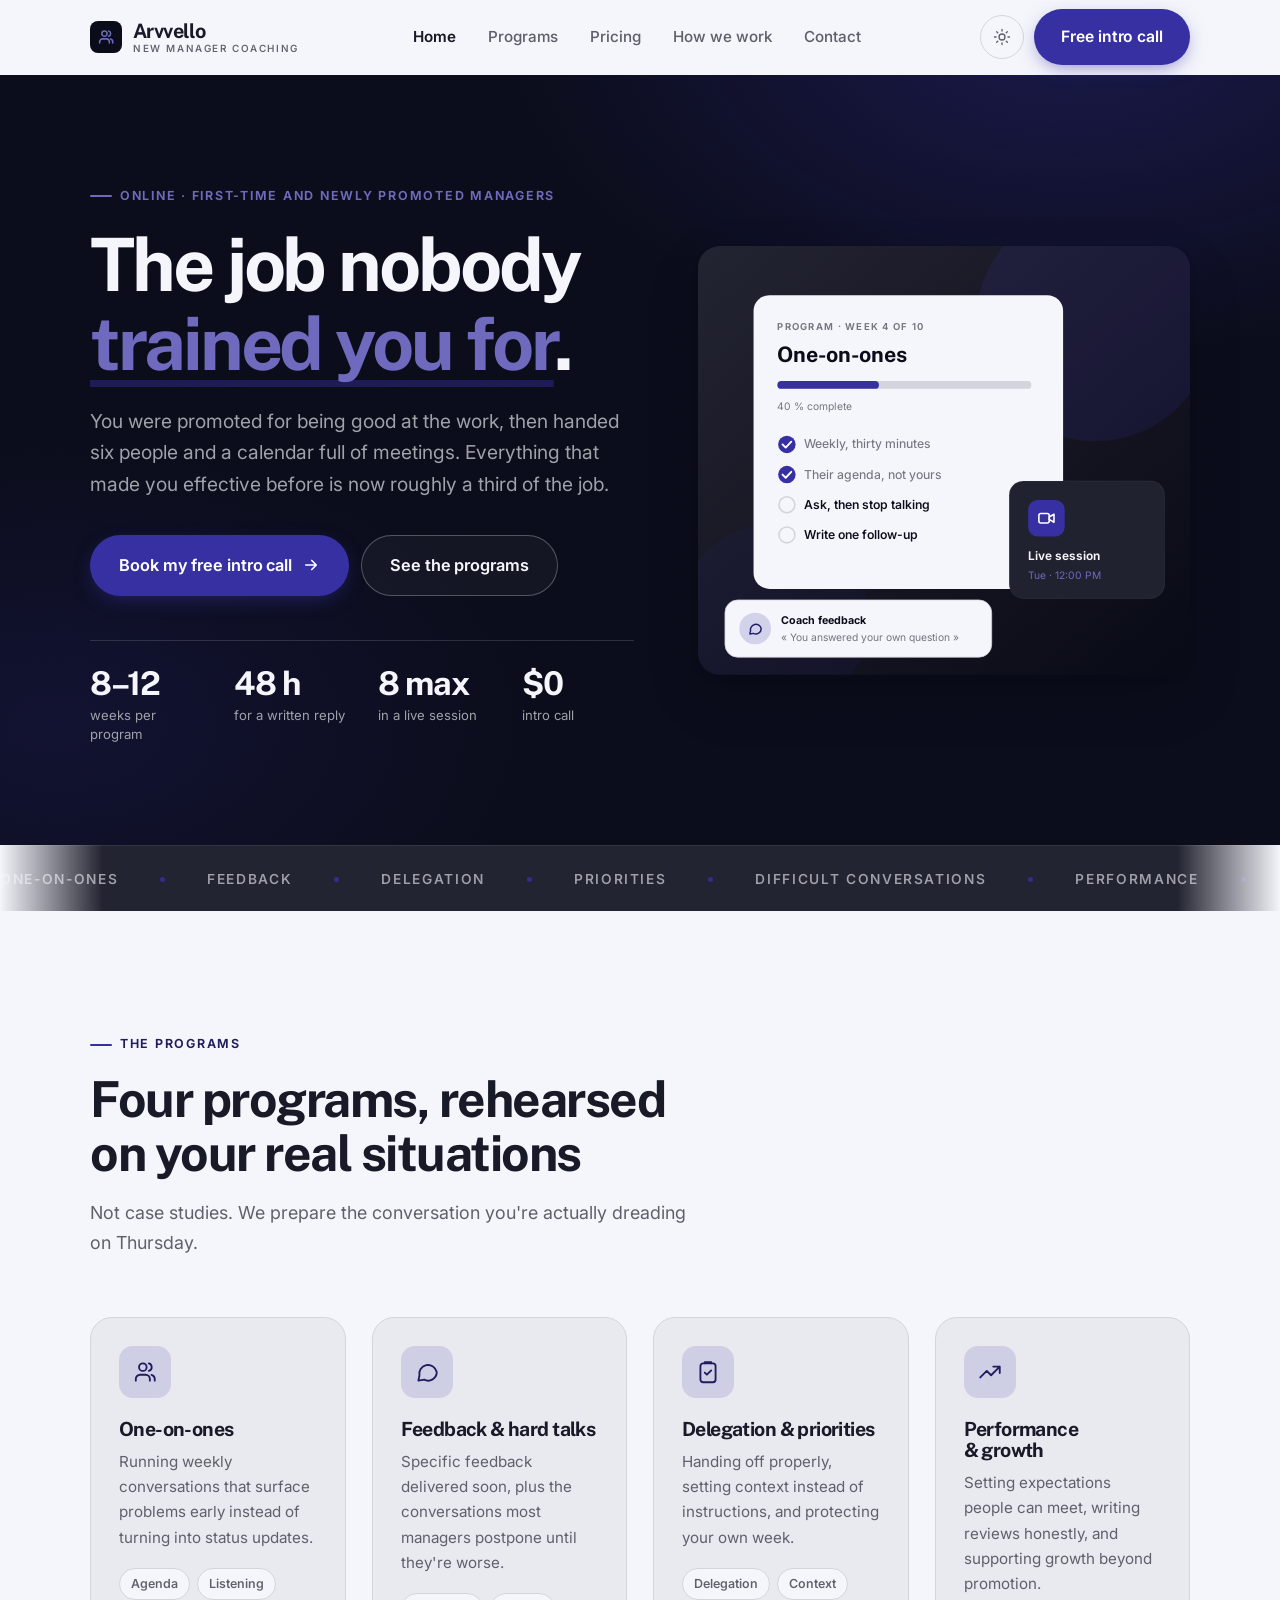
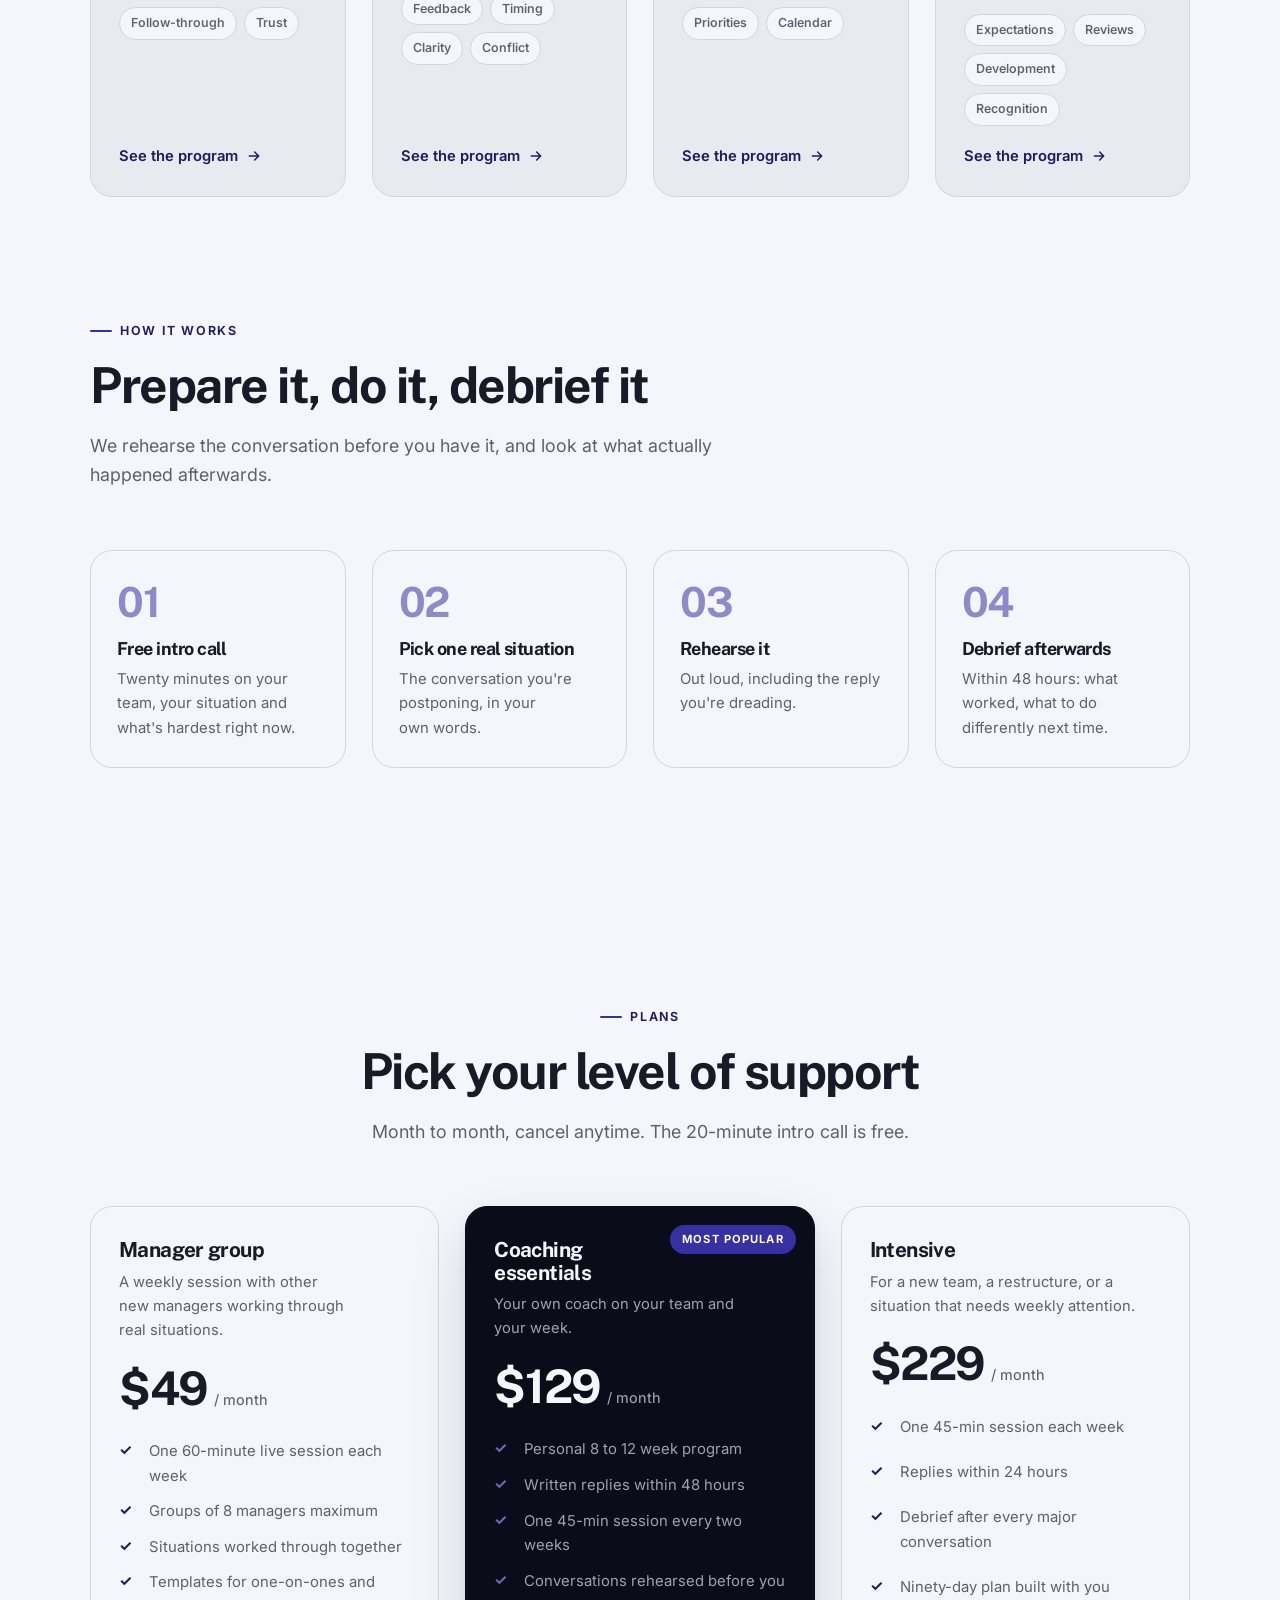
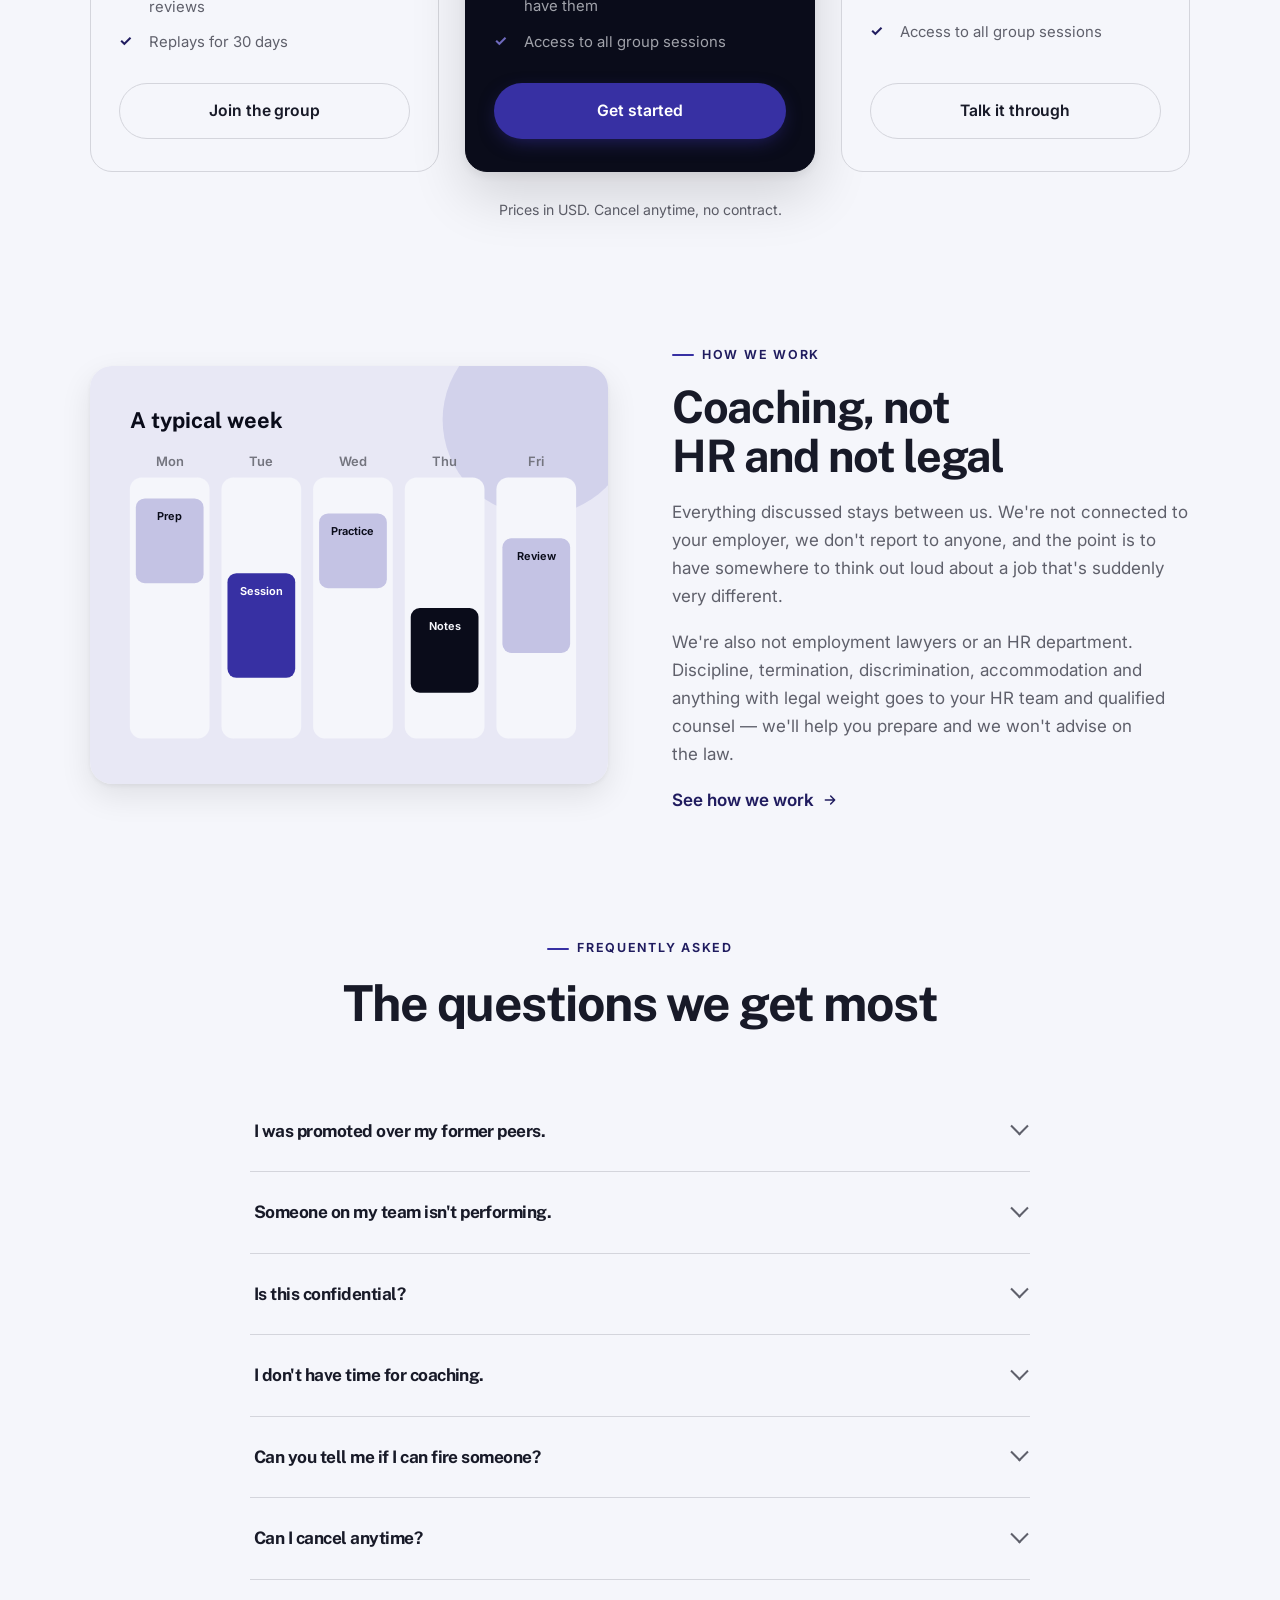
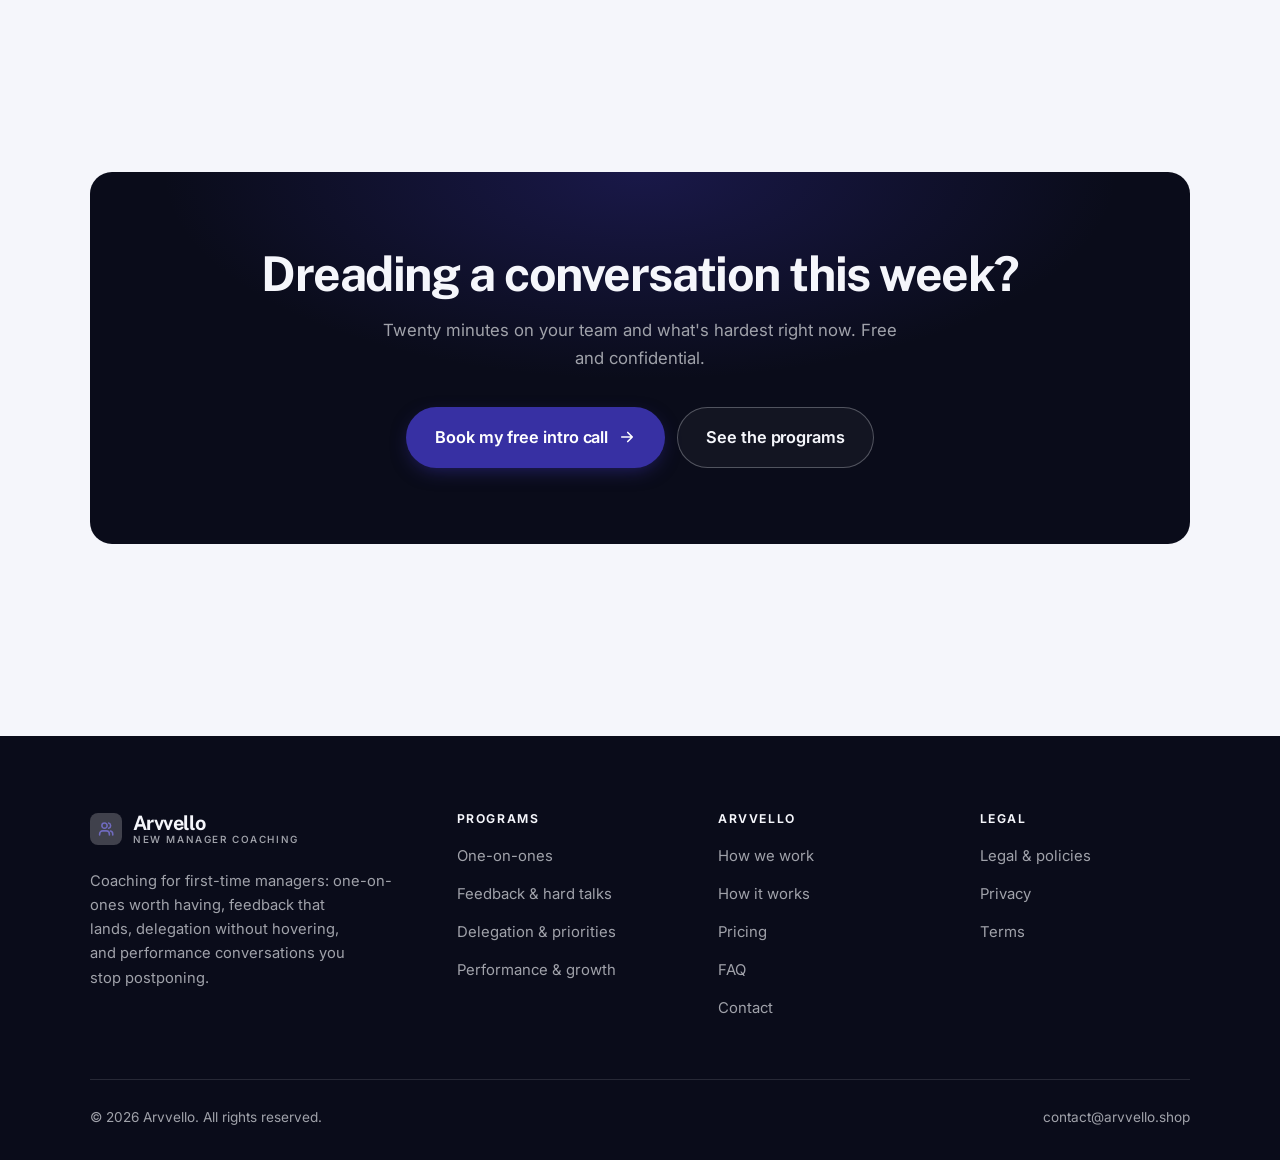
<file: index.html>
<!DOCTYPE html>
<html lang="en" class="no-js">
<head>
<meta charset="utf-8">
<meta name="viewport" content="width=device-width, initial-scale=1">
<title>Arvvello — New manager coaching: the job nobody trained you for</title>
<meta name="description" content="Online coaching for first-time managers: one-on-ones, feedback and difficult conversations, delegation and priorities, and performance reviews. Practical, weekly, confidential.">
<link rel="canonical" href="https://arvvello.shop/">

<meta property="og:type" content="website">
<meta property="og:url" content="https://arvvello.shop/">
<meta property="og:site_name" content="Arvvello">
<meta property="og:locale" content="en_US">
<meta property="og:title" content="Arvvello — New manager coaching: the job nobody trained you for">
<meta property="og:description" content="Online coaching for first-time managers: one-on-ones, feedback and difficult conversations, delegation and priorities, and performance reviews. Practical, weekly, confidential.">
<meta name="theme-color" content="#0a0c1a">

<link rel="icon" href="assets/img/favicon.svg" type="image/svg+xml">
<link rel="preconnect" href="https://fonts.googleapis.com">
<link rel="preconnect" href="https://fonts.gstatic.com" crossorigin>
<link rel="stylesheet" href="https://fonts.googleapis.com/css2?family=Public+Sans:wght@400..800&family=Inter:wght@400..700&display=swap">
<link rel="stylesheet" href="assets/css/style.css">

<!-- Thème appliqué avant le premier rendu (évite le flash) -->
<script>
document.documentElement.classList.remove('no-js');
(function(){try{var t=localStorage.getItem('site-theme');if(t){document.documentElement.setAttribute('data-theme',t);}}catch(e){}})();
</script>
<script type="application/ld+json">
{
  "@context": "https://schema.org",
  "@type": "Organization",
  "name": "Arvvello",
  "url": "https://arvvello.shop/",
  "email": "contact@arvvello.shop",
  "description": "Online coaching for first-time managers: one-on-ones, feedback and difficult conversations, delegation and priorities, and performance reviews. Practical, weekly, confidential.",
  "areaServed": "US",
  "knowsLanguage": "en"
}
</script>
</head>

<body>
<a class="skip-link" href="#main">Skip to main content</a>

<header class="site-header">
  <nav class="wrap nav" aria-label="Main navigation">
    <a class="brand" href="index.html">
      <svg class="brand__mark" viewBox="0 0 64 64" aria-hidden="true">
        <rect class="bm-bg" width="64" height="64" rx="16"/>
        <g class="bm-ic" transform="translate(14 14) scale(1.5)" fill="none" stroke-width="2.1" stroke-linecap="round" stroke-linejoin="round"><path d="M16.5 20v-1.5a4 4 0 0 0-4-4h-5a4 4 0 0 0-4 4V20"/><circle cx="10" cy="7.5" r="3.5"/><path d="M21 20v-1.5a4 4 0 0 0-3-3.9M15.5 4.1a3.5 3.5 0 0 1 0 6.8"/></g>
      </svg>
      <span>Arvvello<span class="brand__sub">New manager coaching</span></span>
    </a>

    <ul class="nav__links" id="nav-links">
      <li><a href="index.html" aria-current="page">Home</a></li>
      <li><a href="programs.html">Programs</a></li>
      <li><a href="index.html#pricing">Pricing</a></li>
      <li><a href="about.html">How we work</a></li>
      <li><a href="contact.html">Contact</a></li>
      <li><a class="btn btn--primary" href="contact.html">Free intro call</a></li>
    </ul>

    <div class="nav__cta">
      <button class="theme-toggle" type="button" aria-label="Switch to dark theme">
        <svg class="icon-sun" viewBox="0 0 24 24" fill="none" stroke="currentColor" stroke-width="1.8" stroke-linecap="round" aria-hidden="true"><circle cx="12" cy="12" r="4"/><path d="M12 2v2m0 16v2M2 12h2m16 0h2M4.9 4.9l1.4 1.4m11.4 11.4 1.4 1.4M19.1 4.9l-1.4 1.4M6.3 17.7l-1.4 1.4"/></svg>
        <svg class="icon-moon" viewBox="0 0 24 24" fill="none" stroke="currentColor" stroke-width="1.8" stroke-linecap="round" stroke-linejoin="round" aria-hidden="true"><path d="M21 12.8A9 9 0 1 1 11.2 3a7 7 0 0 0 9.8 9.8z"/></svg>
      </button>
      <a class="btn btn--primary" href="contact.html">Free intro call</a>
      <button class="nav__toggle" type="button" aria-expanded="false" aria-controls="nav-links" aria-label="Open menu">
        <svg class="icon-open" viewBox="0 0 24 24" fill="none" stroke="currentColor" stroke-width="2" stroke-linecap="round" aria-hidden="true"><path d="M3 6h18M3 12h18M3 18h18"/></svg>
        <svg class="icon-close" viewBox="0 0 24 24" fill="none" stroke="currentColor" stroke-width="2" stroke-linecap="round" aria-hidden="true"><path d="M6 6l12 12M18 6L6 18"/></svg>
      </button>
    </div>
  </nav>
</header>

<main id="main">

<section class="hero">
  <div class="wrap hero__inner">
    <div>
      <span class="eyebrow hero__eyebrow">Online · First-time and newly promoted managers</span>
      <h1>The job nobody<br> <em>trained you for</em>.</h1>
      <p class="hero__lede">You were promoted for being good at the work, then handed six people and a calendar full of meetings. Everything that made you effective before is now roughly a third of the job.</p>

      <div class="hero__actions">
        <a class="btn btn--primary btn--lg" href="contact.html">Book my free intro call <svg viewBox="0 0 24 24" fill="none" stroke="currentColor" stroke-width="2.2" stroke-linecap="round" stroke-linejoin="round" aria-hidden="true"><path d="M5 12h14M13 6l6 6-6 6"/></svg></a>
        <a class="btn btn--on-dark btn--lg" href="programs.html">See the programs</a>
      </div>

      <ul class="hero__proof">
        <li><span class="stat__num">8–12</span><span class="stat__label">weeks per program</span></li>
        <li><span class="stat__num">48 h</span><span class="stat__label">for a written reply</span></li>
        <li><span class="stat__num">8 max</span><span class="stat__label">in a live session</span></li>
        <li><span class="stat__num">$0</span><span class="stat__label">intro call</span></li>
      </ul>
    </div>

    <div class="hero__art">
      <svg viewBox="0 0 620 540" role="img" aria-label="A management program in week 4 of 10, showing this week's practice, the next live session and coach feedback.">
        <defs>
          <linearGradient id="hbg" x1="0" y1="0" x2="1" y2="1">
            <stop offset="0" stop-color="#232431"/><stop offset="1" stop-color="#080a15"/>
          </linearGradient>
        </defs>
        <rect width="620" height="540" rx="22" fill="url(#hbg)"/>
        <circle cx="500" cy="96" r="150" fill="#3730a3" opacity=".16"/>
        <circle cx="96" cy="470" r="120" fill="#3730a3" opacity=".08"/>

        <g style="font-family: var(--font-body)">
          <!-- Carte programme -->
          <rect x="70" y="62" width="390" height="370" rx="20" fill="#f5f6fb"/>
          <text x="100" y="106" font-size="12" font-weight="650" letter-spacing="1.6" fill="#74757f">PROGRAM · WEEK 4 OF 10</text>
          <text x="100" y="146" font-size="27" font-weight="700" fill="#0a0c1a" style="font-family: var(--font-display)">One-on-ones</text>
          <rect x="100" y="170" width="320" height="10" rx="5" fill="#d4d5dc"/>
          <rect x="100" y="170" width="128" height="10" rx="5" fill="#3730a3"/>
          <text x="100" y="206" font-size="13" fill="#74757f">40 % complete</text>
          <circle cx="112" cy="250" r="11" fill="#3730a3"/><path d="M106.5 250l4 4 7-7.5" fill="none" stroke="#ffffff" stroke-width="2.4" stroke-linecap="round" stroke-linejoin="round"/><text x="134" y="255" font-size="15.5" fill="#74757f" font-weight="450">Weekly, thirty minutes</text>
          <circle cx="112" cy="288" r="11" fill="#3730a3"/><path d="M106.5 288l4 4 7-7.5" fill="none" stroke="#ffffff" stroke-width="2.4" stroke-linecap="round" stroke-linejoin="round"/><text x="134" y="293" font-size="15.5" fill="#74757f" font-weight="450">Their agenda, not yours</text>
          <circle cx="112" cy="326" r="10" fill="none" stroke="#d4d5dc" stroke-width="2"/><text x="134" y="331" font-size="15.5" fill="#0a0c1a" font-weight="560">Ask, then stop talking</text>
          <circle cx="112" cy="364" r="10" fill="none" stroke="#d4d5dc" stroke-width="2"/><text x="134" y="369" font-size="15.5" fill="#0a0c1a" font-weight="560">Write one follow-up</text>

          <!-- Carte séance -->
          <rect x="392" y="296" width="196" height="148" rx="18" fill="#20222f" stroke="#ffffff" stroke-opacity=".08"/>
          <rect x="416" y="320" width="46" height="46" rx="12" fill="#3730a3"/>
          <g transform="translate(427 331)" fill="none" stroke="#ffffff" color="#ffffff" stroke-width="2" stroke-linecap="round" stroke-linejoin="round"><rect x="2.5" y="6" width="13" height="12" rx="2.5"/><path d="M15.5 10.5 21.5 7v10l-6-3.5z"/></g>
          <text x="416" y="396" font-size="15" font-weight="650" fill="#f5f6fb">Live session</text>
          <text x="416" y="420" font-size="13" fill="#6f6abd">Tue · 12:00 PM</text>

          <!-- Retour du coach -->
          <rect x="34" y="446" width="336" height="72" rx="16" fill="#f5f6fb" stroke="#d4d5dc"/>
          <circle cx="72" cy="482" r="20" fill="#d3d2eb"/>
          <g transform="translate(62 472) scale(.84)" fill="none" stroke="#241f6a" stroke-width="2.2" stroke-linecap="round" stroke-linejoin="round"><path d="M21 12a8 8 0 0 1-11.6 7.1L4 20l1-4.6A8 8 0 1 1 21 12z"/></g>
          <text x="104" y="476" font-size="13.5" font-weight="700" fill="#0a0c1a">Coach feedback</text>
          <text x="104" y="498" font-size="13" fill="#74757f">« You answered your own question »</text>
        </g>
      </svg>
    </div>
  </div>
</section>

<div class="marquee" aria-hidden="true">
  <div class="marquee__track"><span>One-on-ones</span><span>Feedback</span><span>Delegation</span><span>Priorities</span><span>Difficult conversations</span><span>Performance</span><span>Meetings</span><span>Trust</span><span>Managing up</span><span>Time</span><span>One-on-ones</span><span>Feedback</span><span>Delegation</span><span>Priorities</span><span>Difficult conversations</span><span>Performance</span><span>Meetings</span><span>Trust</span><span>Managing up</span><span>Time</span></div>
</div>

<section class="section wrap" id="programs">
  <div class="section-head reveal">
    <span class="eyebrow">The programs</span>
    <h2>Four programs, rehearsed on your real situations</h2>
    <p>Not case studies. We prepare the conversation you're actually dreading on Thursday.</p>
  </div>
  <div class="grid grid--4 reveal-group">
    <a class="card" href="programs.html#oneonones">
      <div class="card__icon"><svg viewBox="0 0 24 24" fill="none" stroke="currentColor" stroke-width="1.7" stroke-linecap="round" stroke-linejoin="round" aria-hidden="true"><path d="M16.5 20v-1.5a4 4 0 0 0-4-4h-5a4 4 0 0 0-4 4V20"/><circle cx="10" cy="7.5" r="3.5"/><path d="M21 20v-1.5a4 4 0 0 0-3-3.9M15.5 4.1a3.5 3.5 0 0 1 0 6.8"/></svg></div>
      <h3>One-on-ones</h3>
      <p>Running weekly conversations that surface problems early instead of turning into status updates.</p>
      <ul class="tags"><li>Agenda</li><li>Listening</li><li>Follow-through</li><li>Trust</li></ul>
      <span class="arrow-link">See the program <svg viewBox="0 0 24 24" fill="none" stroke="currentColor" stroke-width="2.2" stroke-linecap="round" stroke-linejoin="round" aria-hidden="true"><path d="M5 12h14M13 6l6 6-6 6"/></svg></span>
    </a>
    <a class="card" href="programs.html#feedback">
      <div class="card__icon"><svg viewBox="0 0 24 24" fill="none" stroke="currentColor" stroke-width="1.7" stroke-linecap="round" stroke-linejoin="round" aria-hidden="true"><path d="M21 12a8 8 0 0 1-11.6 7.1L4 20l1-4.6A8 8 0 1 1 21 12z"/></svg></div>
      <h3>Feedback &amp; hard talks</h3>
      <p>Specific feedback delivered soon, plus the conversations most managers postpone until they're worse.</p>
      <ul class="tags"><li>Feedback</li><li>Timing</li><li>Clarity</li><li>Conflict</li></ul>
      <span class="arrow-link">See the program <svg viewBox="0 0 24 24" fill="none" stroke="currentColor" stroke-width="2.2" stroke-linecap="round" stroke-linejoin="round" aria-hidden="true"><path d="M5 12h14M13 6l6 6-6 6"/></svg></span>
    </a>
    <a class="card" href="programs.html#delegation">
      <div class="card__icon"><svg viewBox="0 0 24 24" fill="none" stroke="currentColor" stroke-width="1.7" stroke-linecap="round" stroke-linejoin="round" aria-hidden="true"><rect x="5" y="4" width="14" height="17.5" rx="2.5"/><path d="M9 4V3h6v1M9 12.5l2 2 4-4"/></svg></div>
      <h3>Delegation &amp; priorities</h3>
      <p>Handing off properly, setting context instead of instructions, and protecting your own week.</p>
      <ul class="tags"><li>Delegation</li><li>Context</li><li>Priorities</li><li>Calendar</li></ul>
      <span class="arrow-link">See the program <svg viewBox="0 0 24 24" fill="none" stroke="currentColor" stroke-width="2.2" stroke-linecap="round" stroke-linejoin="round" aria-hidden="true"><path d="M5 12h14M13 6l6 6-6 6"/></svg></span>
    </a>
    <a class="card" href="programs.html#performance">
      <div class="card__icon"><svg viewBox="0 0 24 24" fill="none" stroke="currentColor" stroke-width="1.7" stroke-linecap="round" stroke-linejoin="round" aria-hidden="true"><path d="M3 17l6-6 4 4 8-8M15 7h6v6"/></svg></div>
      <h3>Performance &amp; growth</h3>
      <p>Setting expectations people can meet, writing reviews honestly, and supporting growth beyond promotion.</p>
      <ul class="tags"><li>Expectations</li><li>Reviews</li><li>Development</li><li>Recognition</li></ul>
      <span class="arrow-link">See the program <svg viewBox="0 0 24 24" fill="none" stroke="currentColor" stroke-width="2.2" stroke-linecap="round" stroke-linejoin="round" aria-hidden="true"><path d="M5 12h14M13 6l6 6-6 6"/></svg></span>
    </a>
  </div>
</section>

<section class="section section--flush wrap" id="how-it-works">
  <div class="section-head reveal">
    <span class="eyebrow">How it works</span>
    <h2>Prepare it, do it, debrief it</h2>
    <p>We rehearse the conversation before you have it, and look at what actually happened afterwards.</p>
  </div>
  <div class="grid grid--4 steps reveal-group">
    <article class="step">
      <h3>Free intro call</h3>
      <p>Twenty minutes on your team, your situation and what's hardest right now.</p>
    </article>
    <article class="step">
      <h3>Pick one real situation</h3>
      <p>The conversation you're postponing, in your own words.</p>
    </article>
    <article class="step">
      <h3>Rehearse it</h3>
      <p>Out loud, including the reply you're dreading.</p>
    </article>
    <article class="step">
      <h3>Debrief afterwards</h3>
      <p>Within 48 hours: what worked, what to do differently next time.</p>
    </article>
  </div>
</section>

<section class="section wrap" id="pricing">
  <div class="section-head section-head--center reveal">
    <span class="eyebrow">Plans</span>
    <h2>Pick your level of support</h2>
    <p>Month to month, cancel anytime. The 20-minute intro call is free.</p>
  </div>
  <div class="grid grid--3 plans reveal-group">
    <article class="plan">
      
      <h3>Manager group</h3>
      <p class="plan__desc">A weekly session with other new managers working through real situations.</p>
      <p class="plan__price">$49<span class="plan__period">/ month</span></p>
      <ul class="plan__features">
        <li>One 60-minute live session each week</li>
        <li>Groups of 8 managers maximum</li>
        <li>Situations worked through together</li>
        <li>Templates for one-on-ones and reviews</li>
        <li>Replays for 30 days</li>
      </ul>
      <a class="btn btn--ghost btn--block" href="contact.html">Join the group</a>
    </article>
    <article class="plan plan--featured">
      <span class="plan__tag">Most popular</span>
      <h3>Coaching essentials</h3>
      <p class="plan__desc">Your own coach on your team and your week.</p>
      <p class="plan__price">$129<span class="plan__period">/ month</span></p>
      <ul class="plan__features">
        <li>Personal 8 to 12 week program</li>
        <li>Written replies within 48 hours</li>
        <li>One 45-min session every two weeks</li>
        <li>Conversations rehearsed before you have them</li>
        <li>Access to all group sessions</li>
      </ul>
      <a class="btn btn--primary btn--block" href="contact.html">Get started</a>
    </article>
    <article class="plan">
      
      <h3>Intensive</h3>
      <p class="plan__desc">For a new team, a restructure, or a situation that needs weekly attention.</p>
      <p class="plan__price">$229<span class="plan__period">/ month</span></p>
      <ul class="plan__features">
        <li>One 45-min session each week</li>
        <li>Replies within 24 hours</li>
        <li>Debrief after every major conversation</li>
        <li>Ninety-day plan built with you</li>
        <li>Access to all group sessions</li>
      </ul>
      <a class="btn btn--ghost btn--block" href="contact.html">Talk it through</a>
    </article>
  </div>
  <p class="plans-note">Prices in USD. Cancel anytime, no contract.</p>
</section>

<section class="section section--flush wrap">
  <div class="split reveal">
    <div class="split__art">
      <svg viewBox="0 0 520 420" role="img" aria-label="Example of a typical week: Prep, Session, Practice, Notes, Review.">
        <rect width="520" height="420" rx="20" fill="#e8e8f5"/>
        <circle cx="450" cy="54" r="96" fill="#3730a3" opacity=".12"/>
        <g style="font-family: var(--font-body)">
        <text x="40" y="62" font-size="22" font-weight="700" fill="#0a0c1a" style="font-family: var(--font-display)">A typical week</text>
        <text x="80" y="100" text-anchor="middle" font-size="13" font-weight="600" fill="#74757f">Mon</text>
        <rect x="40" y="112" width="80" height="262" rx="12" fill="#f5f6fb"/>
        <rect x="46" y="133" width="68" height="85" rx="9" fill="#c4c3e4"/>
        <text x="80" y="155" text-anchor="middle" font-size="11" font-weight="650" fill="#0a0c1a">Prep</text>
        <text x="172" y="100" text-anchor="middle" font-size="13" font-weight="600" fill="#74757f">Tue</text>
        <rect x="132" y="112" width="80" height="262" rx="12" fill="#f5f6fb"/>
        <rect x="138" y="208" width="68" height="105" rx="9" fill="#3730a3"/>
        <text x="172" y="230" text-anchor="middle" font-size="11" font-weight="650" fill="#ffffff">Session</text>
        <text x="264" y="100" text-anchor="middle" font-size="13" font-weight="600" fill="#74757f">Wed</text>
        <rect x="224" y="112" width="80" height="262" rx="12" fill="#f5f6fb"/>
        <rect x="230" y="148" width="68" height="75" rx="9" fill="#c4c3e4"/>
        <text x="264" y="170" text-anchor="middle" font-size="11" font-weight="650" fill="#0a0c1a">Practice</text>
        <text x="356" y="100" text-anchor="middle" font-size="13" font-weight="600" fill="#74757f">Thu</text>
        <rect x="316" y="112" width="80" height="262" rx="12" fill="#f5f6fb"/>
        <rect x="322" y="243" width="68" height="85" rx="9" fill="#0a0c1a"/>
        <text x="356" y="265" text-anchor="middle" font-size="11" font-weight="650" fill="#f5f6fb">Notes</text>
        <text x="448" y="100" text-anchor="middle" font-size="13" font-weight="600" fill="#74757f">Fri</text>
        <rect x="408" y="112" width="80" height="262" rx="12" fill="#f5f6fb"/>
        <rect x="414" y="173" width="68" height="115" rx="9" fill="#c4c3e4"/>
        <text x="448" y="195" text-anchor="middle" font-size="11" font-weight="650" fill="#0a0c1a">Review</text>
        </g>
      </svg>
    </div>
    <div>
      <span class="eyebrow">How we work</span>
      <h2>Coaching, not HR and not legal</h2>
      <p>Everything discussed stays between us. We're not connected to your employer, we don't report to anyone, and the point is to have somewhere to think out loud about a job that's suddenly very different.</p>
      <p>We're also not employment lawyers or an HR department. Discipline, termination, discrimination, accommodation and anything with legal weight goes to your HR team and qualified counsel — we'll help you prepare and we won't advise on the law.</p>
      <p><a class="arrow-link" href="about.html">See how we work <svg viewBox="0 0 24 24" fill="none" stroke="currentColor" stroke-width="2.2" stroke-linecap="round" stroke-linejoin="round" aria-hidden="true"><path d="M5 12h14M13 6l6 6-6 6"/></svg></a></p>
    </div>
  </div>
</section>

<section class="section section--flush wrap" id="faq">
  <div class="section-head section-head--center reveal">
    <span class="eyebrow">Frequently asked</span>
    <h2>The questions we get most</h2>
  </div>
  <div class="faq reveal">
    <details>
      <summary>I was promoted over my former peers.</summary>
      <p>One of the most common and least discussed situations. It's worth addressing directly and early, and we'll rehearse exactly how.</p>
    </details>
    <details>
      <summary>Someone on my team isn't performing.</summary>
      <p>We'll prepare that conversation properly — specific, early and documented. Anything moving toward formal process belongs with HR, and we'll say when you're at that point.</p>
    </details>
    <details>
      <summary>Is this confidential?</summary>
      <p>Yes. We have no relationship with your employer and share nothing. Group sessions run on the understanding that nothing leaves the room.</p>
    </details>
    <details>
      <summary>I don't have time for coaching.</summary>
      <p>That's usually the symptom. The delegation and priorities program is mostly about getting the week back.</p>
    </details>
    <details>
      <summary>Can you tell me if I can fire someone?</summary>
      <p>No — that's legal and HR territory and varies by state. We help you think, prepare and document; the advice comes from them.</p>
    </details>
    <details>
      <summary>Can I cancel anytime?</summary>
      <p>Yes. No contract, no minimum term. Access stays open until the end of the month you already paid for.</p>
    </details>
  </div>
</section>

<section class="wrap section--tight">
  <div class="cta-band reveal">
    <h2>Dreading a conversation this week?</h2>
    <p>Twenty minutes on your team and what's hardest right now. Free and confidential.</p>
    <div class="hero__actions">
      <a class="btn btn--primary btn--lg" href="contact.html">Book my free intro call <svg viewBox="0 0 24 24" fill="none" stroke="currentColor" stroke-width="2.2" stroke-linecap="round" stroke-linejoin="round" aria-hidden="true"><path d="M5 12h14M13 6l6 6-6 6"/></svg></a>
      <a class="btn btn--on-dark btn--lg" href="programs.html">See the programs</a>
    </div>
  </div>
</section>

</main>

<footer class="site-footer">
  <div class="wrap">
    <div class="footer__grid">
      <div class="footer__brand">
        <a class="brand" href="index.html">
          <svg class="brand__mark" viewBox="0 0 64 64" aria-hidden="true">
        <rect class="bm-bg" width="64" height="64" rx="16"/>
        <g class="bm-ic" transform="translate(14 14) scale(1.5)" fill="none" stroke-width="2.1" stroke-linecap="round" stroke-linejoin="round"><path d="M16.5 20v-1.5a4 4 0 0 0-4-4h-5a4 4 0 0 0-4 4V20"/><circle cx="10" cy="7.5" r="3.5"/><path d="M21 20v-1.5a4 4 0 0 0-3-3.9M15.5 4.1a3.5 3.5 0 0 1 0 6.8"/></g>
      </svg>
          <span>Arvvello<span class="brand__sub">New manager coaching</span></span>
        </a>
        <p>Coaching for first-time managers: one-on-ones worth having, feedback that lands, delegation without hovering, and performance conversations you stop postponing.</p>
      </div>

      <div class="footer__col">
        <h4>Programs</h4>
        <ul>
          <li><a href="programs.html#oneonones">One-on-ones</a></li>
          <li><a href="programs.html#feedback">Feedback &amp; hard talks</a></li>
          <li><a href="programs.html#delegation">Delegation &amp; priorities</a></li>
          <li><a href="programs.html#performance">Performance &amp; growth</a></li>
        </ul>
      </div>

      <div class="footer__col">
        <h4>Arvvello</h4>
        <ul>
          <li><a href="about.html">How we work</a></li>
          <li><a href="index.html#how-it-works">How it works</a></li>
          <li><a href="index.html#pricing">Pricing</a></li>
          <li><a href="index.html#faq">FAQ</a></li>
          <li><a href="contact.html">Contact</a></li>
        </ul>
      </div>

      <div class="footer__col">
        <h4>Legal</h4>
        <ul>
          <li><a href="legal.html">Legal &amp; policies</a></li>
          <li><a href="legal.html#privacy">Privacy</a></li>
          <li><a href="legal.html#terms">Terms</a></li>
        </ul>
      </div>
    </div>

    <div class="footer__bottom">
      <p>© <span data-year>2026</span> Arvvello. All rights reserved.</p>
      <p><a href="mailto:contact@arvvello.shop">contact@arvvello.shop</a></p>
    </div>
  </div>
</footer>

<script src="assets/js/main.js" defer></script>
</body>
</html>
</file>
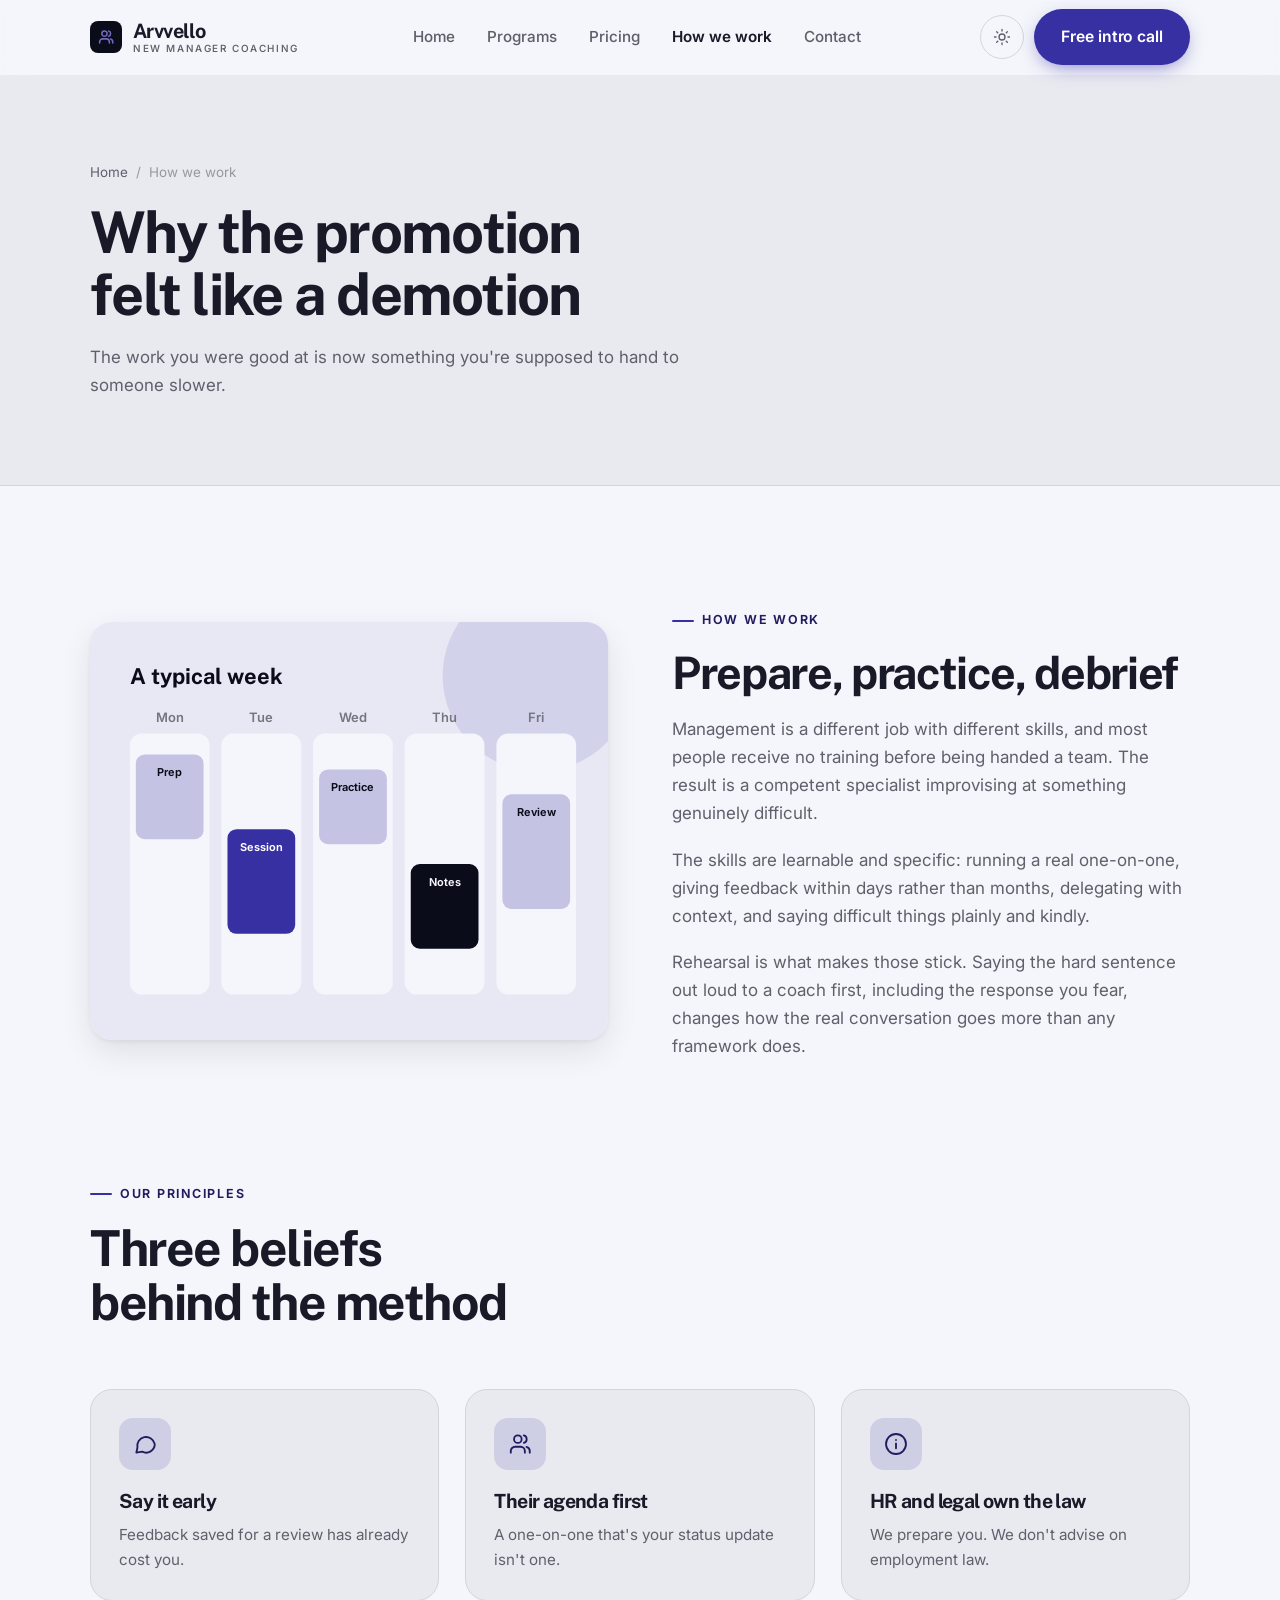
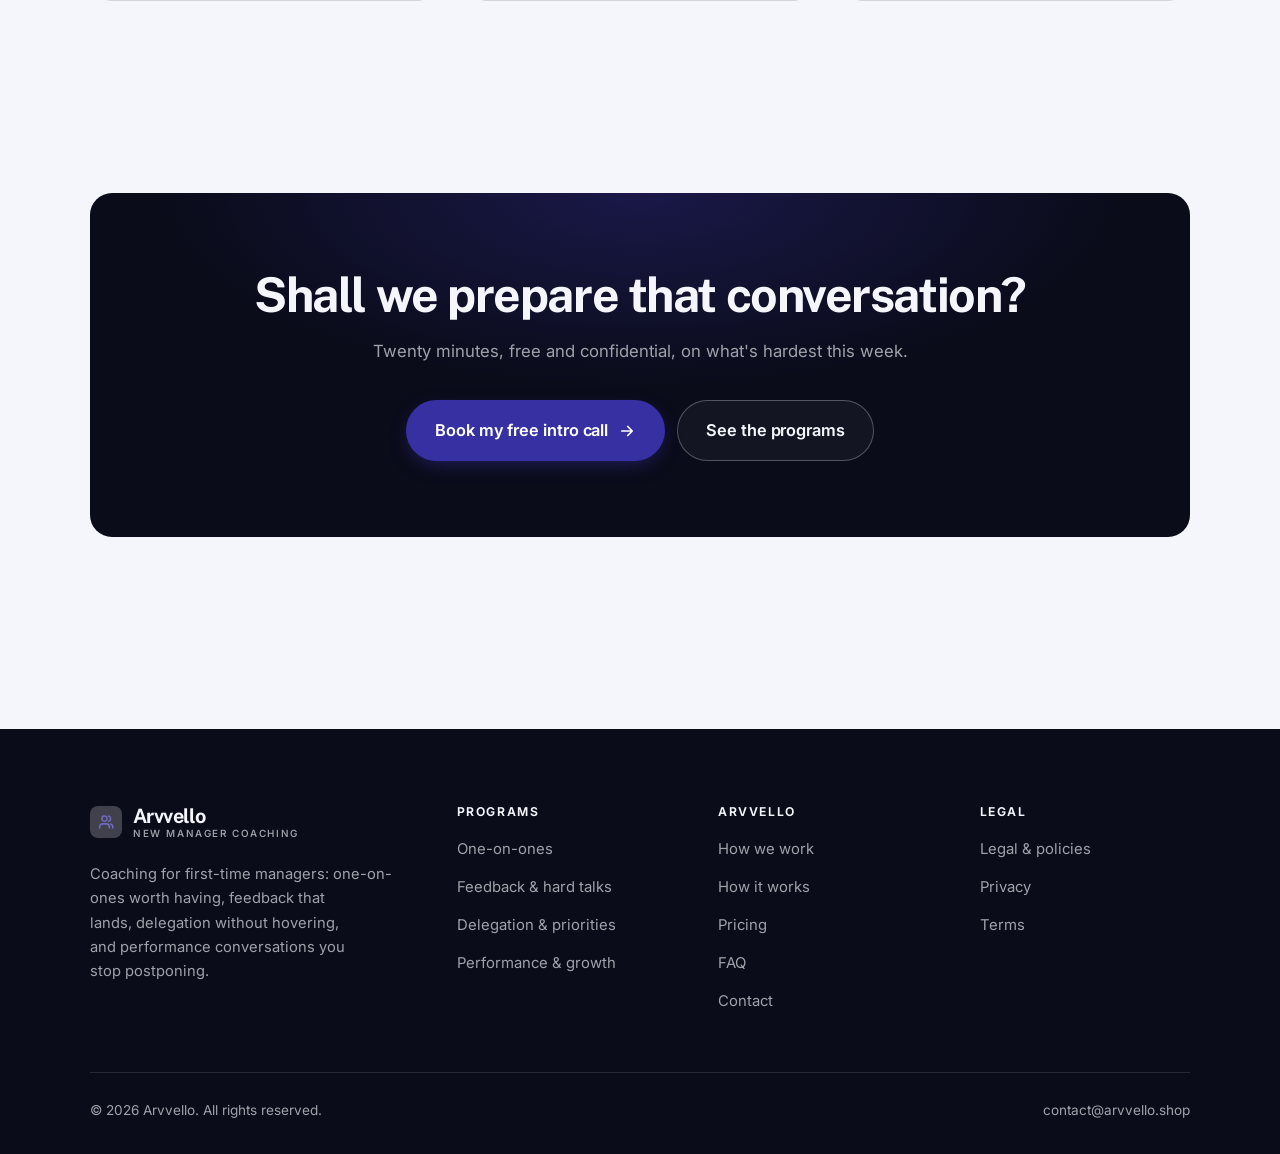
<file: about.html>
<!DOCTYPE html>
<html lang="en" class="no-js">
<head>
<meta charset="utf-8">
<meta name="viewport" content="width=device-width, initial-scale=1">
<title>How we work — Arvvello</title>
<meta name="description" content="Why first-time managers struggle, and what Arvvello does and doesn't advise on.">
<link rel="canonical" href="https://arvvello.shop/about.html">

<meta property="og:type" content="website">
<meta property="og:url" content="https://arvvello.shop/about.html">
<meta property="og:site_name" content="Arvvello">
<meta property="og:locale" content="en_US">
<meta property="og:title" content="How we work — Arvvello">
<meta property="og:description" content="Why first-time managers struggle, and what Arvvello does and doesn't advise on.">
<meta name="theme-color" content="#0a0c1a">

<link rel="icon" href="assets/img/favicon.svg" type="image/svg+xml">
<link rel="preconnect" href="https://fonts.googleapis.com">
<link rel="preconnect" href="https://fonts.gstatic.com" crossorigin>
<link rel="stylesheet" href="https://fonts.googleapis.com/css2?family=Public+Sans:wght@400..800&family=Inter:wght@400..700&display=swap">
<link rel="stylesheet" href="assets/css/style.css">

<!-- Thème appliqué avant le premier rendu (évite le flash) -->
<script>
document.documentElement.classList.remove('no-js');
(function(){try{var t=localStorage.getItem('site-theme');if(t){document.documentElement.setAttribute('data-theme',t);}}catch(e){}})();
</script>
</head>

<body>
<a class="skip-link" href="#main">Skip to main content</a>

<header class="site-header">
  <nav class="wrap nav" aria-label="Main navigation">
    <a class="brand" href="index.html">
      <svg class="brand__mark" viewBox="0 0 64 64" aria-hidden="true">
        <rect class="bm-bg" width="64" height="64" rx="16"/>
        <g class="bm-ic" transform="translate(14 14) scale(1.5)" fill="none" stroke-width="2.1" stroke-linecap="round" stroke-linejoin="round"><path d="M16.5 20v-1.5a4 4 0 0 0-4-4h-5a4 4 0 0 0-4 4V20"/><circle cx="10" cy="7.5" r="3.5"/><path d="M21 20v-1.5a4 4 0 0 0-3-3.9M15.5 4.1a3.5 3.5 0 0 1 0 6.8"/></g>
      </svg>
      <span>Arvvello<span class="brand__sub">New manager coaching</span></span>
    </a>

    <ul class="nav__links" id="nav-links">
      <li><a href="index.html">Home</a></li>
      <li><a href="programs.html">Programs</a></li>
      <li><a href="index.html#pricing">Pricing</a></li>
      <li><a href="about.html" aria-current="page">How we work</a></li>
      <li><a href="contact.html">Contact</a></li>
      <li><a class="btn btn--primary" href="contact.html">Free intro call</a></li>
    </ul>

    <div class="nav__cta">
      <button class="theme-toggle" type="button" aria-label="Switch to dark theme">
        <svg class="icon-sun" viewBox="0 0 24 24" fill="none" stroke="currentColor" stroke-width="1.8" stroke-linecap="round" aria-hidden="true"><circle cx="12" cy="12" r="4"/><path d="M12 2v2m0 16v2M2 12h2m16 0h2M4.9 4.9l1.4 1.4m11.4 11.4 1.4 1.4M19.1 4.9l-1.4 1.4M6.3 17.7l-1.4 1.4"/></svg>
        <svg class="icon-moon" viewBox="0 0 24 24" fill="none" stroke="currentColor" stroke-width="1.8" stroke-linecap="round" stroke-linejoin="round" aria-hidden="true"><path d="M21 12.8A9 9 0 1 1 11.2 3a7 7 0 0 0 9.8 9.8z"/></svg>
      </button>
      <a class="btn btn--primary" href="contact.html">Free intro call</a>
      <button class="nav__toggle" type="button" aria-expanded="false" aria-controls="nav-links" aria-label="Open menu">
        <svg class="icon-open" viewBox="0 0 24 24" fill="none" stroke="currentColor" stroke-width="2" stroke-linecap="round" aria-hidden="true"><path d="M3 6h18M3 12h18M3 18h18"/></svg>
        <svg class="icon-close" viewBox="0 0 24 24" fill="none" stroke="currentColor" stroke-width="2" stroke-linecap="round" aria-hidden="true"><path d="M6 6l12 12M18 6L6 18"/></svg>
      </button>
    </div>
  </nav>
</header>

<main id="main">

<section class="page-head">
  <div class="wrap">
    <nav class="breadcrumb" aria-label="Breadcrumb">
      <a href="index.html">Home</a><span>/</span><span aria-current="page">How we work</span>
    </nav>
    <h1>Why the promotion felt like a demotion</h1>
    <p>The work you were good at is now something you're supposed to hand to someone slower.</p>
  </div>
</section>

<section class="section wrap">
  <div class="split reveal">
    <div class="split__art">
      <svg viewBox="0 0 520 420" role="img" aria-label="Example of a typical week: Prep, Session, Practice, Notes, Review.">
        <rect width="520" height="420" rx="20" fill="#e8e8f5"/>
        <circle cx="450" cy="54" r="96" fill="#3730a3" opacity=".12"/>
        <g style="font-family: var(--font-body)">
        <text x="40" y="62" font-size="22" font-weight="700" fill="#0a0c1a" style="font-family: var(--font-display)">A typical week</text>
        <text x="80" y="100" text-anchor="middle" font-size="13" font-weight="600" fill="#74757f">Mon</text>
        <rect x="40" y="112" width="80" height="262" rx="12" fill="#f5f6fb"/>
        <rect x="46" y="133" width="68" height="85" rx="9" fill="#c4c3e4"/>
        <text x="80" y="155" text-anchor="middle" font-size="11" font-weight="650" fill="#0a0c1a">Prep</text>
        <text x="172" y="100" text-anchor="middle" font-size="13" font-weight="600" fill="#74757f">Tue</text>
        <rect x="132" y="112" width="80" height="262" rx="12" fill="#f5f6fb"/>
        <rect x="138" y="208" width="68" height="105" rx="9" fill="#3730a3"/>
        <text x="172" y="230" text-anchor="middle" font-size="11" font-weight="650" fill="#ffffff">Session</text>
        <text x="264" y="100" text-anchor="middle" font-size="13" font-weight="600" fill="#74757f">Wed</text>
        <rect x="224" y="112" width="80" height="262" rx="12" fill="#f5f6fb"/>
        <rect x="230" y="148" width="68" height="75" rx="9" fill="#c4c3e4"/>
        <text x="264" y="170" text-anchor="middle" font-size="11" font-weight="650" fill="#0a0c1a">Practice</text>
        <text x="356" y="100" text-anchor="middle" font-size="13" font-weight="600" fill="#74757f">Thu</text>
        <rect x="316" y="112" width="80" height="262" rx="12" fill="#f5f6fb"/>
        <rect x="322" y="243" width="68" height="85" rx="9" fill="#0a0c1a"/>
        <text x="356" y="265" text-anchor="middle" font-size="11" font-weight="650" fill="#f5f6fb">Notes</text>
        <text x="448" y="100" text-anchor="middle" font-size="13" font-weight="600" fill="#74757f">Fri</text>
        <rect x="408" y="112" width="80" height="262" rx="12" fill="#f5f6fb"/>
        <rect x="414" y="173" width="68" height="115" rx="9" fill="#c4c3e4"/>
        <text x="448" y="195" text-anchor="middle" font-size="11" font-weight="650" fill="#0a0c1a">Review</text>
        </g>
      </svg>
    </div>
    <div>
      <span class="eyebrow">How we work</span>
      <h2>Prepare, practice, debrief</h2>
      <p>Management is a different job with different skills, and most people receive no training before being handed a team. The result is a competent specialist improvising at something genuinely difficult.</p>
      <p>The skills are learnable and specific: running a real one-on-one, giving feedback within days rather than months, delegating with context, and saying difficult things plainly and kindly.</p>
      <p>Rehearsal is what makes those stick. Saying the hard sentence out loud to a coach first, including the response you fear, changes how the real conversation goes more than any framework does.</p>
      <!--
        TO DO: add a short introduction of the coach (name, real background),
        with a photo if possible. Do not invent credentials — see README.md.
      -->
    </div>
  </div>
</section>

<section class="section section--flush wrap">
  <div class="section-head reveal">
    <span class="eyebrow">Our principles</span>
    <h2>Three beliefs behind the method</h2>
  </div>
  <div class="grid grid--3 reveal-group">
    <article class="card">
      <div class="card__icon"><svg viewBox="0 0 24 24" fill="none" stroke="currentColor" stroke-width="1.7" stroke-linecap="round" stroke-linejoin="round" aria-hidden="true"><path d="M21 12a8 8 0 0 1-11.6 7.1L4 20l1-4.6A8 8 0 1 1 21 12z"/></svg></div>
      <h3>Say it early</h3>
      <p>Feedback saved for a review has already cost you.</p>
    </article>
    <article class="card">
      <div class="card__icon"><svg viewBox="0 0 24 24" fill="none" stroke="currentColor" stroke-width="1.7" stroke-linecap="round" stroke-linejoin="round" aria-hidden="true"><path d="M16.5 20v-1.5a4 4 0 0 0-4-4h-5a4 4 0 0 0-4 4V20"/><circle cx="10" cy="7.5" r="3.5"/><path d="M21 20v-1.5a4 4 0 0 0-3-3.9M15.5 4.1a3.5 3.5 0 0 1 0 6.8"/></svg></div>
      <h3>Their agenda first</h3>
      <p>A one-on-one that's your status update isn't one.</p>
    </article>
    <article class="card">
      <div class="card__icon"><svg viewBox="0 0 24 24" fill="none" stroke="currentColor" stroke-width="1.7" stroke-linecap="round" stroke-linejoin="round" aria-hidden="true"><circle cx="12" cy="12" r="9.2"/><path d="M12 16v-4.5M12 8.2v.1"/></svg></div>
      <h3>HR and legal own the law</h3>
      <p>We prepare you. We don't advise on employment law.</p>
    </article>
  </div>
</section>

<section class="wrap section--tight">
  <div class="cta-band reveal">
    <h2>Shall we prepare that conversation?</h2>
    <p>Twenty minutes, free and confidential, on what's hardest this week.</p>
    <div class="hero__actions">
      <a class="btn btn--primary btn--lg" href="contact.html">Book my free intro call <svg viewBox="0 0 24 24" fill="none" stroke="currentColor" stroke-width="2.2" stroke-linecap="round" stroke-linejoin="round" aria-hidden="true"><path d="M5 12h14M13 6l6 6-6 6"/></svg></a>
      <a class="btn btn--on-dark btn--lg" href="programs.html">See the programs</a>
    </div>
  </div>
</section>

</main>

<footer class="site-footer">
  <div class="wrap">
    <div class="footer__grid">
      <div class="footer__brand">
        <a class="brand" href="index.html">
          <svg class="brand__mark" viewBox="0 0 64 64" aria-hidden="true">
        <rect class="bm-bg" width="64" height="64" rx="16"/>
        <g class="bm-ic" transform="translate(14 14) scale(1.5)" fill="none" stroke-width="2.1" stroke-linecap="round" stroke-linejoin="round"><path d="M16.5 20v-1.5a4 4 0 0 0-4-4h-5a4 4 0 0 0-4 4V20"/><circle cx="10" cy="7.5" r="3.5"/><path d="M21 20v-1.5a4 4 0 0 0-3-3.9M15.5 4.1a3.5 3.5 0 0 1 0 6.8"/></g>
      </svg>
          <span>Arvvello<span class="brand__sub">New manager coaching</span></span>
        </a>
        <p>Coaching for first-time managers: one-on-ones worth having, feedback that lands, delegation without hovering, and performance conversations you stop postponing.</p>
      </div>

      <div class="footer__col">
        <h4>Programs</h4>
        <ul>
          <li><a href="programs.html#oneonones">One-on-ones</a></li>
          <li><a href="programs.html#feedback">Feedback &amp; hard talks</a></li>
          <li><a href="programs.html#delegation">Delegation &amp; priorities</a></li>
          <li><a href="programs.html#performance">Performance &amp; growth</a></li>
        </ul>
      </div>

      <div class="footer__col">
        <h4>Arvvello</h4>
        <ul>
          <li><a href="about.html">How we work</a></li>
          <li><a href="index.html#how-it-works">How it works</a></li>
          <li><a href="index.html#pricing">Pricing</a></li>
          <li><a href="index.html#faq">FAQ</a></li>
          <li><a href="contact.html">Contact</a></li>
        </ul>
      </div>

      <div class="footer__col">
        <h4>Legal</h4>
        <ul>
          <li><a href="legal.html">Legal &amp; policies</a></li>
          <li><a href="legal.html#privacy">Privacy</a></li>
          <li><a href="legal.html#terms">Terms</a></li>
        </ul>
      </div>
    </div>

    <div class="footer__bottom">
      <p>© <span data-year>2026</span> Arvvello. All rights reserved.</p>
      <p><a href="mailto:contact@arvvello.shop">contact@arvvello.shop</a></p>
    </div>
  </div>
</footer>

<script src="assets/js/main.js" defer></script>
</body>
</html>
</file>
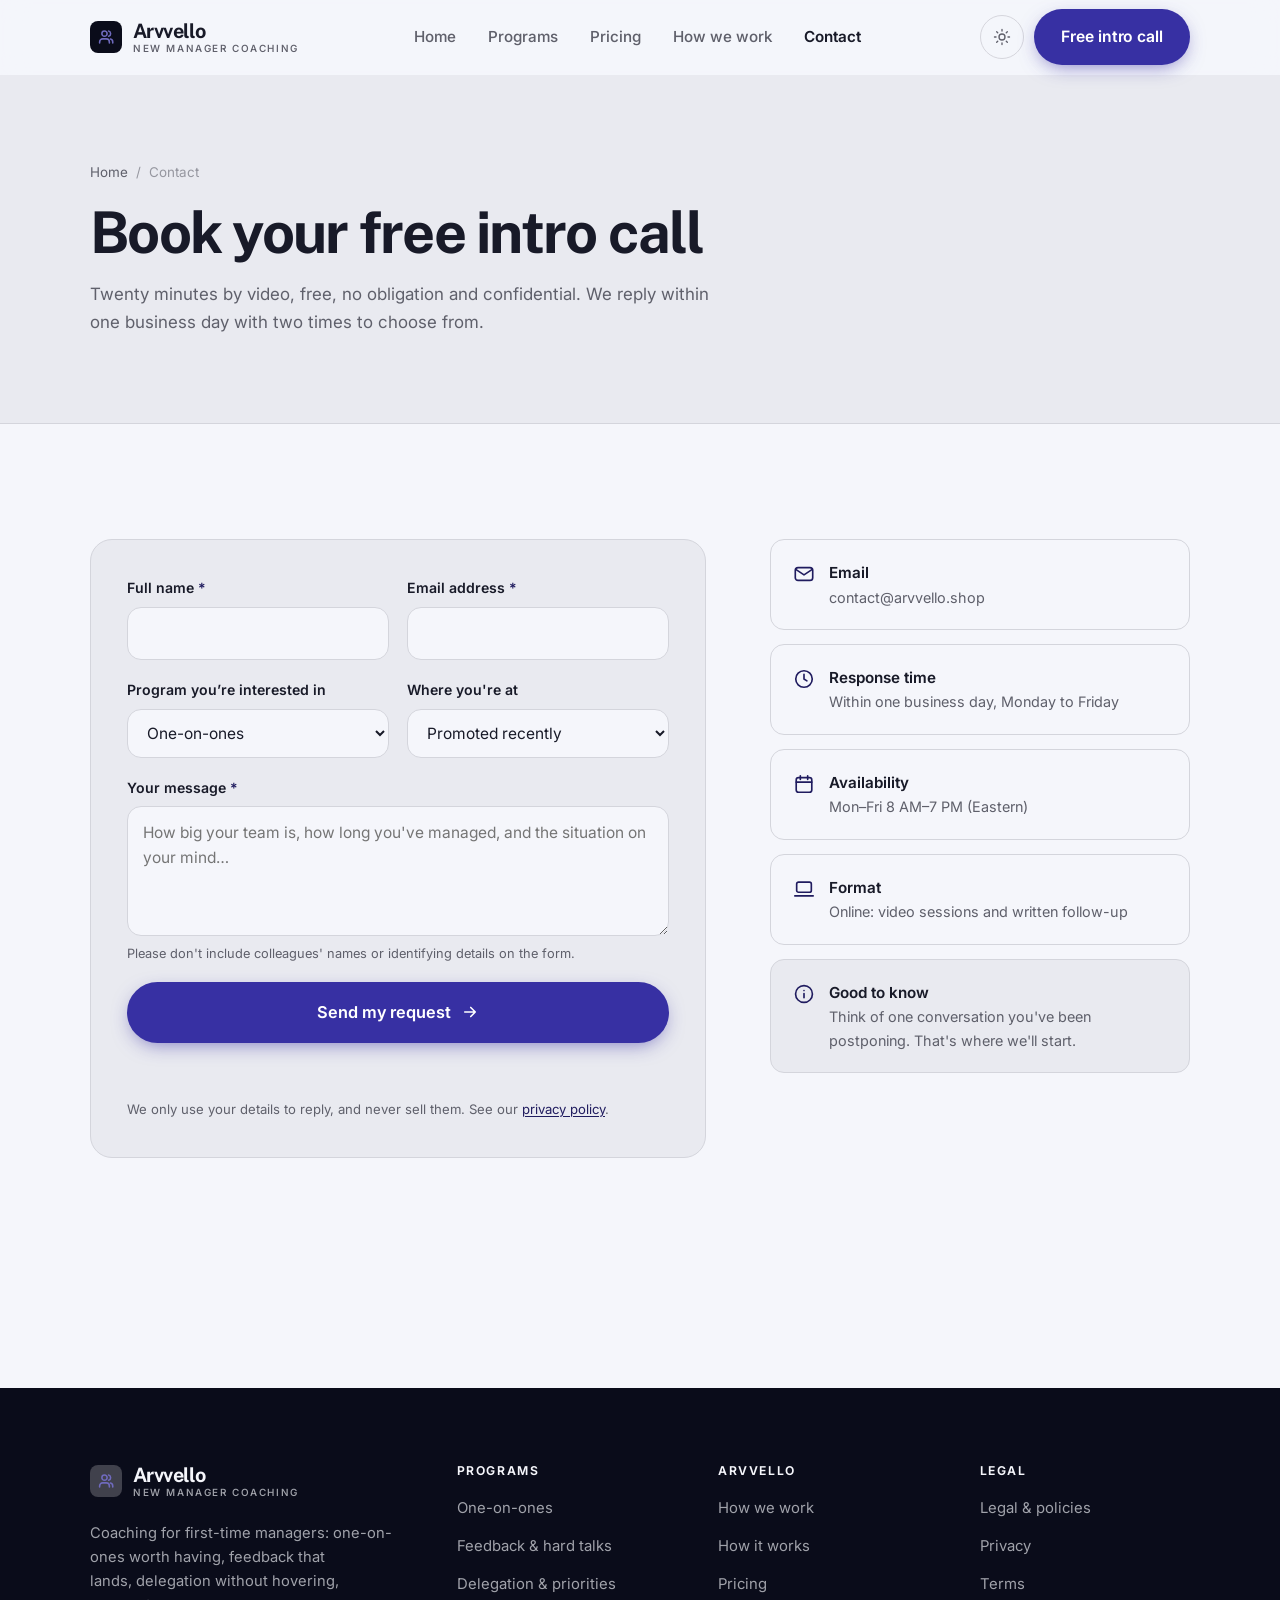
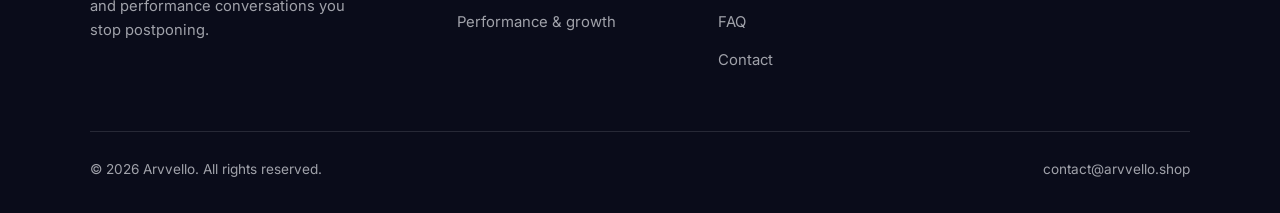
<file: contact.html>
<!DOCTYPE html>
<html lang="en" class="no-js">
<head>
<meta charset="utf-8">
<meta name="viewport" content="width=device-width, initial-scale=1">
<title>Contact — Arvvello</title>
<meta name="description" content="Book your free 20-minute intro call. We reply within one business day.">
<link rel="canonical" href="https://arvvello.shop/contact.html">

<meta property="og:type" content="website">
<meta property="og:url" content="https://arvvello.shop/contact.html">
<meta property="og:site_name" content="Arvvello">
<meta property="og:locale" content="en_US">
<meta property="og:title" content="Contact — Arvvello">
<meta property="og:description" content="Book your free 20-minute intro call. We reply within one business day.">
<meta name="theme-color" content="#0a0c1a">

<link rel="icon" href="assets/img/favicon.svg" type="image/svg+xml">
<link rel="preconnect" href="https://fonts.googleapis.com">
<link rel="preconnect" href="https://fonts.gstatic.com" crossorigin>
<link rel="stylesheet" href="https://fonts.googleapis.com/css2?family=Public+Sans:wght@400..800&family=Inter:wght@400..700&display=swap">
<link rel="stylesheet" href="assets/css/style.css">

<!-- Thème appliqué avant le premier rendu (évite le flash) -->
<script>
document.documentElement.classList.remove('no-js');
(function(){try{var t=localStorage.getItem('site-theme');if(t){document.documentElement.setAttribute('data-theme',t);}}catch(e){}})();
</script>
</head>

<body>
<a class="skip-link" href="#main">Skip to main content</a>

<header class="site-header">
  <nav class="wrap nav" aria-label="Main navigation">
    <a class="brand" href="index.html">
      <svg class="brand__mark" viewBox="0 0 64 64" aria-hidden="true">
        <rect class="bm-bg" width="64" height="64" rx="16"/>
        <g class="bm-ic" transform="translate(14 14) scale(1.5)" fill="none" stroke-width="2.1" stroke-linecap="round" stroke-linejoin="round"><path d="M16.5 20v-1.5a4 4 0 0 0-4-4h-5a4 4 0 0 0-4 4V20"/><circle cx="10" cy="7.5" r="3.5"/><path d="M21 20v-1.5a4 4 0 0 0-3-3.9M15.5 4.1a3.5 3.5 0 0 1 0 6.8"/></g>
      </svg>
      <span>Arvvello<span class="brand__sub">New manager coaching</span></span>
    </a>

    <ul class="nav__links" id="nav-links">
      <li><a href="index.html">Home</a></li>
      <li><a href="programs.html">Programs</a></li>
      <li><a href="index.html#pricing">Pricing</a></li>
      <li><a href="about.html">How we work</a></li>
      <li><a href="contact.html" aria-current="page">Contact</a></li>
      <li><a class="btn btn--primary" href="contact.html">Free intro call</a></li>
    </ul>

    <div class="nav__cta">
      <button class="theme-toggle" type="button" aria-label="Switch to dark theme">
        <svg class="icon-sun" viewBox="0 0 24 24" fill="none" stroke="currentColor" stroke-width="1.8" stroke-linecap="round" aria-hidden="true"><circle cx="12" cy="12" r="4"/><path d="M12 2v2m0 16v2M2 12h2m16 0h2M4.9 4.9l1.4 1.4m11.4 11.4 1.4 1.4M19.1 4.9l-1.4 1.4M6.3 17.7l-1.4 1.4"/></svg>
        <svg class="icon-moon" viewBox="0 0 24 24" fill="none" stroke="currentColor" stroke-width="1.8" stroke-linecap="round" stroke-linejoin="round" aria-hidden="true"><path d="M21 12.8A9 9 0 1 1 11.2 3a7 7 0 0 0 9.8 9.8z"/></svg>
      </button>
      <a class="btn btn--primary" href="contact.html">Free intro call</a>
      <button class="nav__toggle" type="button" aria-expanded="false" aria-controls="nav-links" aria-label="Open menu">
        <svg class="icon-open" viewBox="0 0 24 24" fill="none" stroke="currentColor" stroke-width="2" stroke-linecap="round" aria-hidden="true"><path d="M3 6h18M3 12h18M3 18h18"/></svg>
        <svg class="icon-close" viewBox="0 0 24 24" fill="none" stroke="currentColor" stroke-width="2" stroke-linecap="round" aria-hidden="true"><path d="M6 6l12 12M18 6L6 18"/></svg>
      </button>
    </div>
  </nav>
</header>

<main id="main">

<section class="page-head">
  <div class="wrap">
    <nav class="breadcrumb" aria-label="Breadcrumb">
      <a href="index.html">Home</a><span>/</span><span aria-current="page">Contact</span>
    </nav>
    <h1>Book your free intro call</h1>
    <p>Twenty minutes by video, free, no obligation and confidential. We reply within one business day with two times to choose from.</p>
  </div>
</section>

<section class="section wrap">
  <div class="form-layout">

    <!--
      FORM: the action attribute holds a placeholder id. Create a free form at
      https://formspree.io and replace VOTRE_ID_FORMSPREE. Until then, the button
      opens the visitor's email app with a pre-filled message to contact@arvvello.shop.
    -->
    <form class="form" id="contact-form" action="https://formspree.io/f/VOTRE_ID_FORMSPREE" method="POST"
          data-email="contact@arvvello.shop" data-subject="Intro call request"
          data-msg-mail="Your email app will open with the message ready to send." data-msg-sending="Sending…"
          data-msg-ok="Thanks! Your message is on its way. We reply within one business day." data-msg-err="Sending failed. Please email us directly at">
      <div class="form__row">
        <div class="field">
          <label for="nom">Full name <span class="req" aria-hidden="true">*</span></label>
          <input type="text" id="nom" name="nom" autocomplete="name" required>
        </div>
        <div class="field">
          <label for="email">Email address <span class="req" aria-hidden="true">*</span></label>
          <input type="email" id="email" name="email" autocomplete="email" required>
        </div>
      </div>

      <div class="form__row">
        <div class="field">
          <label for="programme">Program you’re interested in</label>
          <select id="programme" name="programme">
            <option>One-on-ones</option>
            <option>Feedback &amp; hard talks</option>
            <option>Delegation &amp; priorities</option>
            <option>Performance &amp; growth</option>
            <option>Not sure yet</option>
          </select>
        </div>
        <div class="field">
          <label for="niveau">Where you're at</label>
          <select id="niveau" name="niveau">
            <option>Promoted recently</option>
            <option>Managing 6 months to a year</option>
            <option>Experienced, new team</option>
            <option>Managing managers</option>
          </select>
        </div>
      </div>

      <div class="field">
        <label for="message">Your message <span class="req" aria-hidden="true">*</span></label>
        <textarea id="message" name="message" required placeholder="How big your team is, how long you've managed, and the situation on your mind…"></textarea>
        <span class="field__hint">Please don't include colleagues' names or identifying details on the form.</span>
      </div>

      <!-- Bot trap: hidden from humans -->
      <div class="visually-hidden" aria-hidden="true">
        <label for="site-web">Leave this field empty</label>
        <input type="text" id="site-web" name="_gotcha" tabindex="-1" autocomplete="off">
      </div>

      <button class="btn btn--primary btn--lg" type="submit">Send my request <svg viewBox="0 0 24 24" fill="none" stroke="currentColor" stroke-width="2.2" stroke-linecap="round" stroke-linejoin="round" aria-hidden="true"><path d="M5 12h14M13 6l6 6-6 6"/></svg></button>

      <p id="form-status" class="form__status" role="status" aria-live="polite"></p>

      <p class="form__note">
        We only use your details to reply, and never sell them. See our <a href="legal.html#privacy">privacy policy</a>.
      </p>
    </form>

    <aside class="contact-aside">
      <div class="contact-card">
        <svg viewBox="0 0 24 24" fill="none" stroke="currentColor" stroke-width="1.8" stroke-linecap="round" stroke-linejoin="round" aria-hidden="true"><rect x="2.5" y="5" width="19" height="14" rx="3"/><path d="M3 7l9 6 9-6"/></svg>
        <div><b>Email</b><a href="mailto:contact@arvvello.shop">contact@arvvello.shop</a></div>
      </div>
      <div class="contact-card">
        <svg viewBox="0 0 24 24" fill="none" stroke="currentColor" stroke-width="1.8" stroke-linecap="round" stroke-linejoin="round" aria-hidden="true"><circle cx="12" cy="12" r="9"/><path d="M12 7v5l3.2 2"/></svg>
        <div><b>Response time</b><span>Within one business day, Monday to Friday</span></div>
      </div>
      <div class="contact-card">
        <svg viewBox="0 0 24 24" fill="none" stroke="currentColor" stroke-width="1.8" stroke-linecap="round" stroke-linejoin="round" aria-hidden="true"><rect x="3.5" y="5" width="17" height="16" rx="2.5"/><path d="M8 3v4M16 3v4M3.5 10h17"/></svg>
        <div><b>Availability</b><span>Mon–Fri 8 AM–7 PM (Eastern)</span></div>
      </div>
      <div class="contact-card">
        <svg viewBox="0 0 24 24" fill="none" stroke="currentColor" stroke-width="1.8" stroke-linecap="round" stroke-linejoin="round" aria-hidden="true"><rect x="4" y="4.5" width="16" height="11" rx="2"/><path d="M2 19.5h20"/></svg>
        <div><b>Format</b><span>Online: video sessions and written follow-up</span></div>
      </div>
      <div class="contact-card contact-card--soft">
        <svg viewBox="0 0 24 24" fill="none" stroke="currentColor" stroke-width="1.8" stroke-linecap="round" stroke-linejoin="round" aria-hidden="true"><circle cx="12" cy="12" r="9.2"/><path d="M12 16v-4.5M12 8.2v.1"/></svg>
        <div><b>Good to know</b><span>Think of one conversation you've been postponing. That's where we'll start.</span></div>
      </div>
    </aside>

  </div>
</section>

</main>

<footer class="site-footer">
  <div class="wrap">
    <div class="footer__grid">
      <div class="footer__brand">
        <a class="brand" href="index.html">
          <svg class="brand__mark" viewBox="0 0 64 64" aria-hidden="true">
        <rect class="bm-bg" width="64" height="64" rx="16"/>
        <g class="bm-ic" transform="translate(14 14) scale(1.5)" fill="none" stroke-width="2.1" stroke-linecap="round" stroke-linejoin="round"><path d="M16.5 20v-1.5a4 4 0 0 0-4-4h-5a4 4 0 0 0-4 4V20"/><circle cx="10" cy="7.5" r="3.5"/><path d="M21 20v-1.5a4 4 0 0 0-3-3.9M15.5 4.1a3.5 3.5 0 0 1 0 6.8"/></g>
      </svg>
          <span>Arvvello<span class="brand__sub">New manager coaching</span></span>
        </a>
        <p>Coaching for first-time managers: one-on-ones worth having, feedback that lands, delegation without hovering, and performance conversations you stop postponing.</p>
      </div>

      <div class="footer__col">
        <h4>Programs</h4>
        <ul>
          <li><a href="programs.html#oneonones">One-on-ones</a></li>
          <li><a href="programs.html#feedback">Feedback &amp; hard talks</a></li>
          <li><a href="programs.html#delegation">Delegation &amp; priorities</a></li>
          <li><a href="programs.html#performance">Performance &amp; growth</a></li>
        </ul>
      </div>

      <div class="footer__col">
        <h4>Arvvello</h4>
        <ul>
          <li><a href="about.html">How we work</a></li>
          <li><a href="index.html#how-it-works">How it works</a></li>
          <li><a href="index.html#pricing">Pricing</a></li>
          <li><a href="index.html#faq">FAQ</a></li>
          <li><a href="contact.html">Contact</a></li>
        </ul>
      </div>

      <div class="footer__col">
        <h4>Legal</h4>
        <ul>
          <li><a href="legal.html">Legal &amp; policies</a></li>
          <li><a href="legal.html#privacy">Privacy</a></li>
          <li><a href="legal.html#terms">Terms</a></li>
        </ul>
      </div>
    </div>

    <div class="footer__bottom">
      <p>© <span data-year>2026</span> Arvvello. All rights reserved.</p>
      <p><a href="mailto:contact@arvvello.shop">contact@arvvello.shop</a></p>
    </div>
  </div>
</footer>

<script src="assets/js/main.js" defer></script>
</body>
</html>
</file>
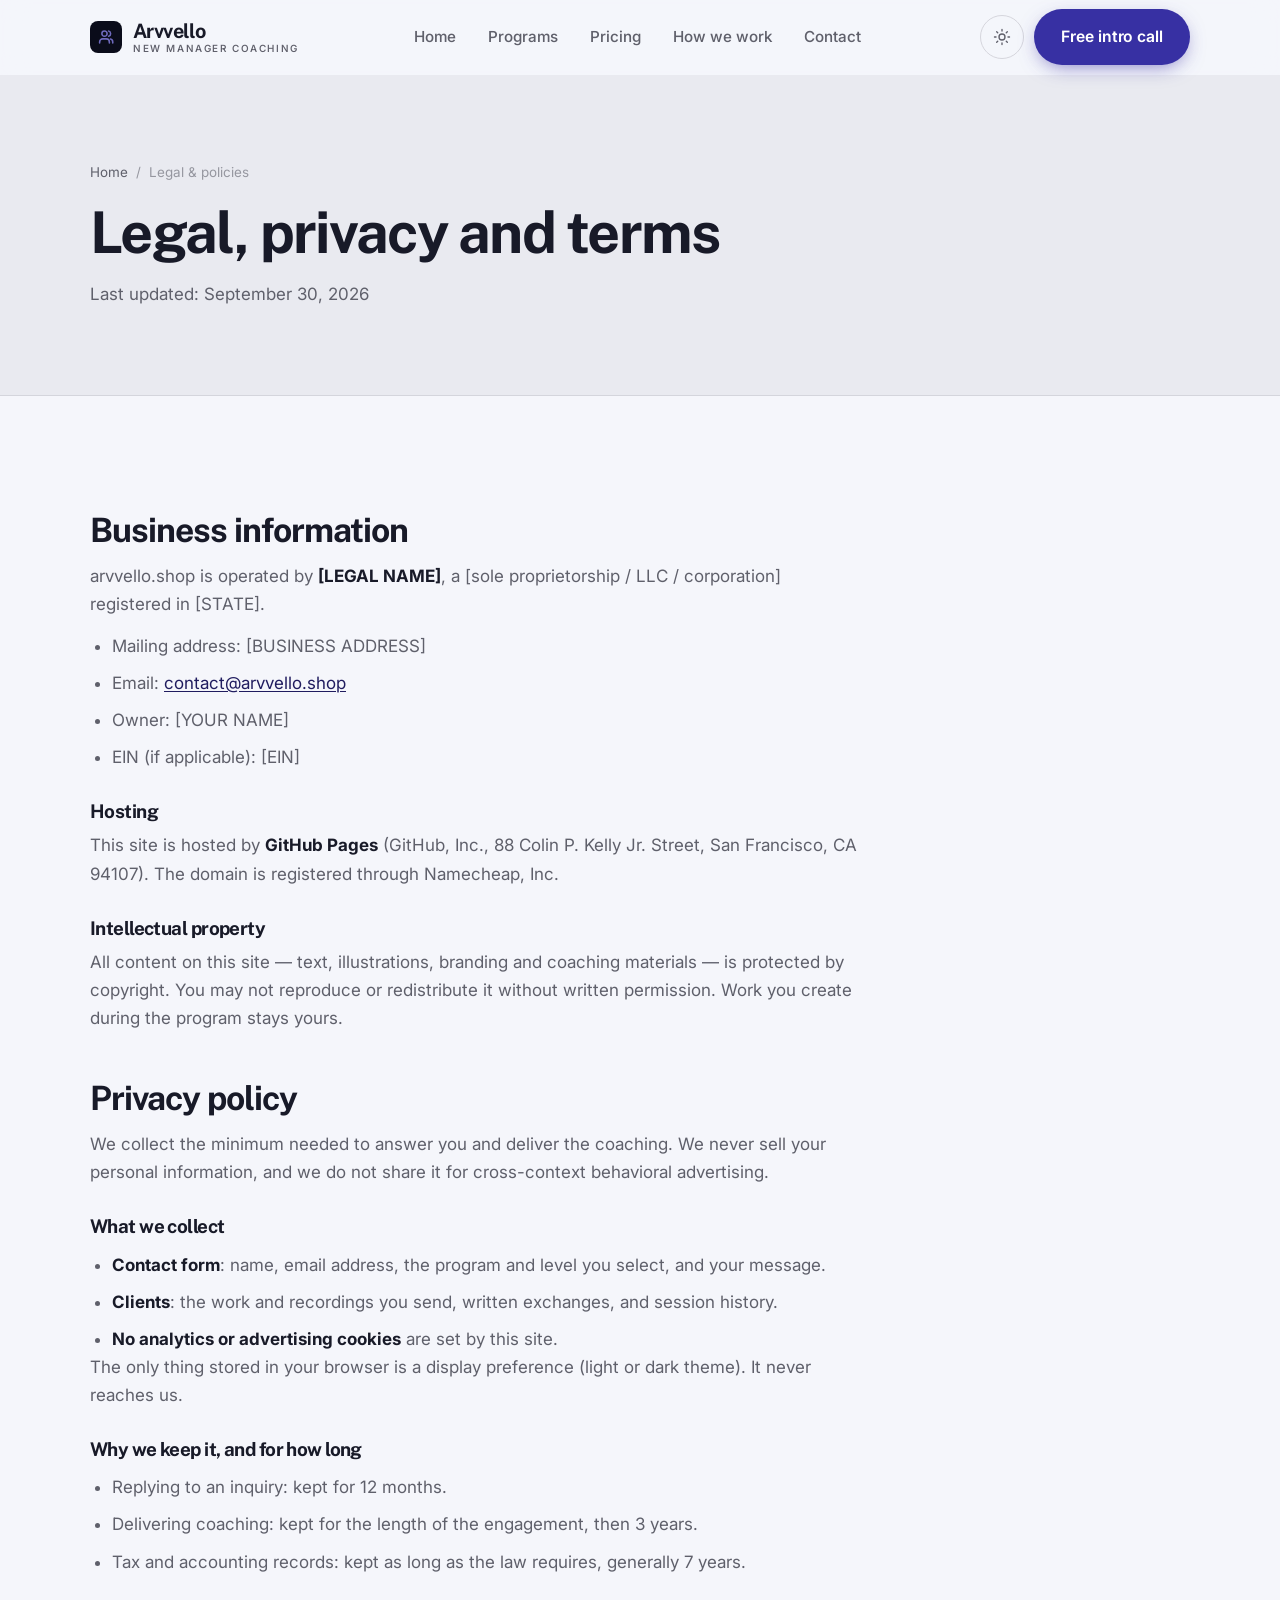
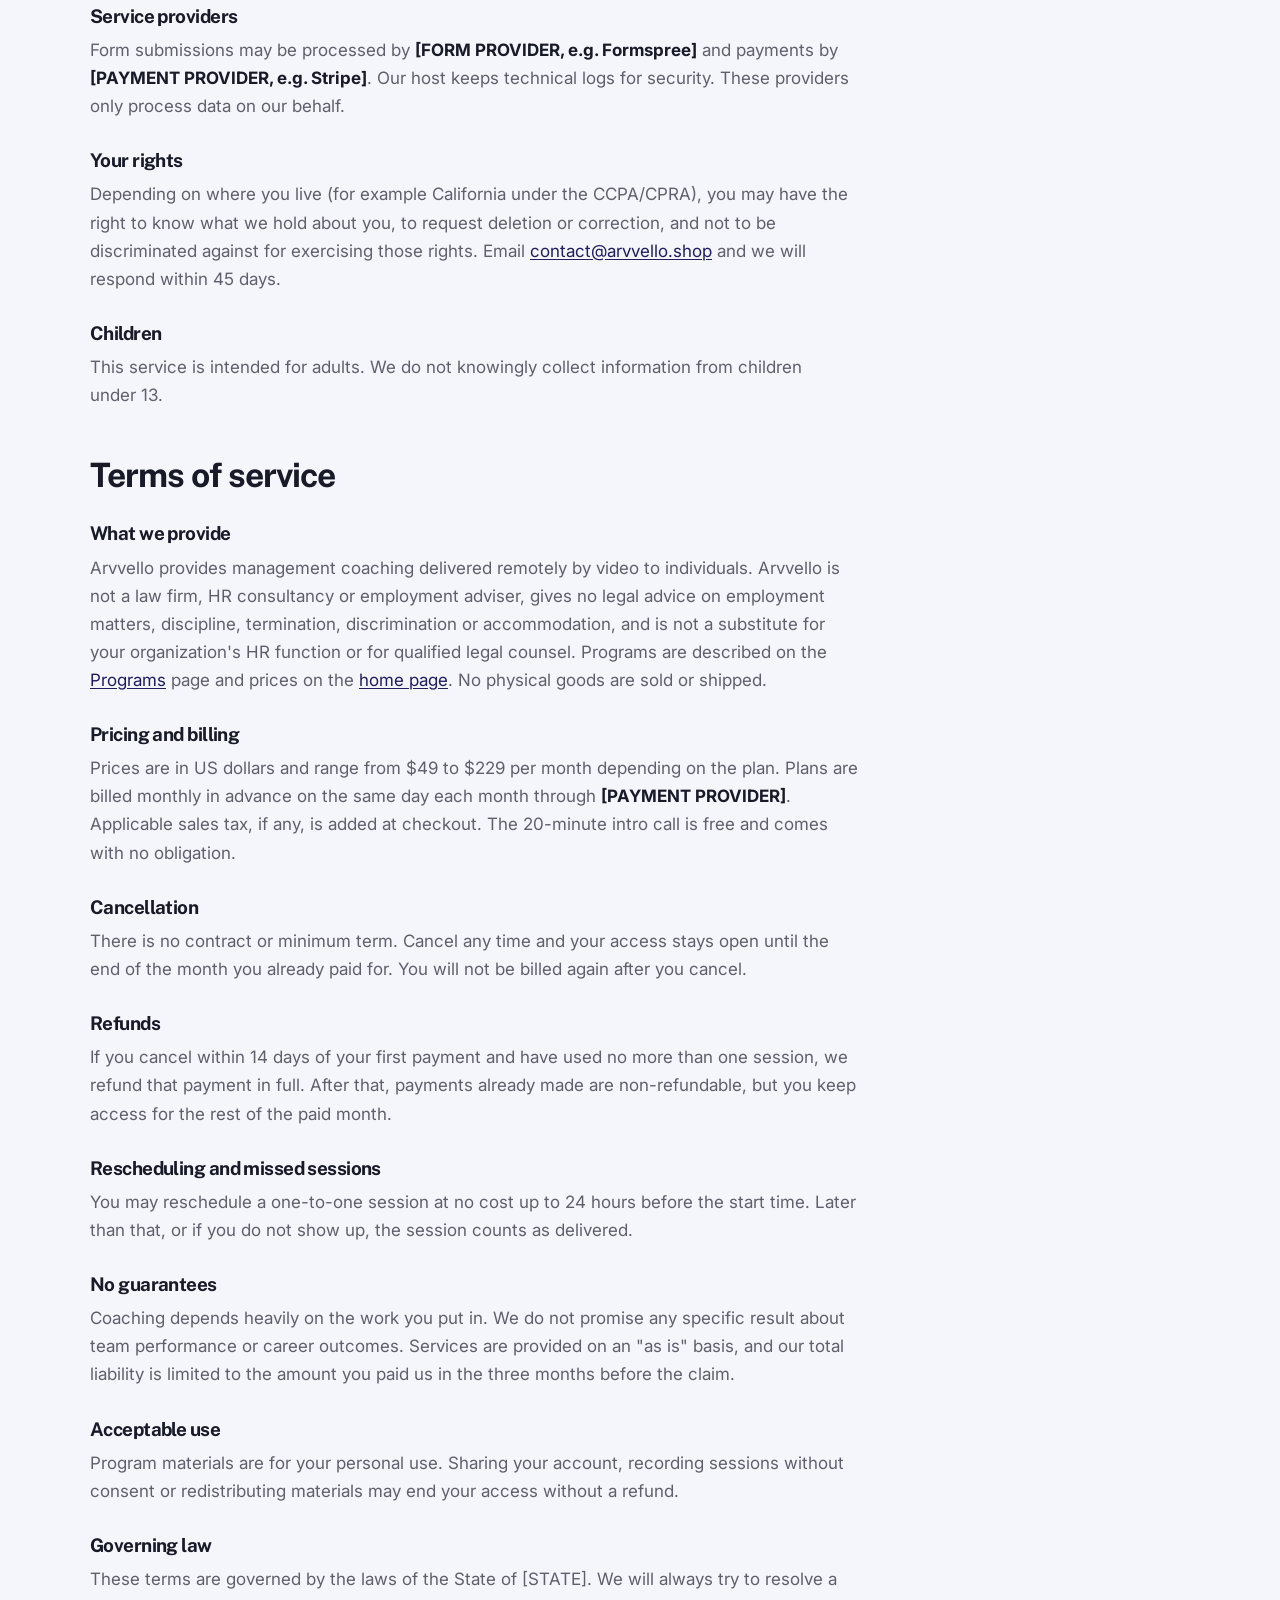
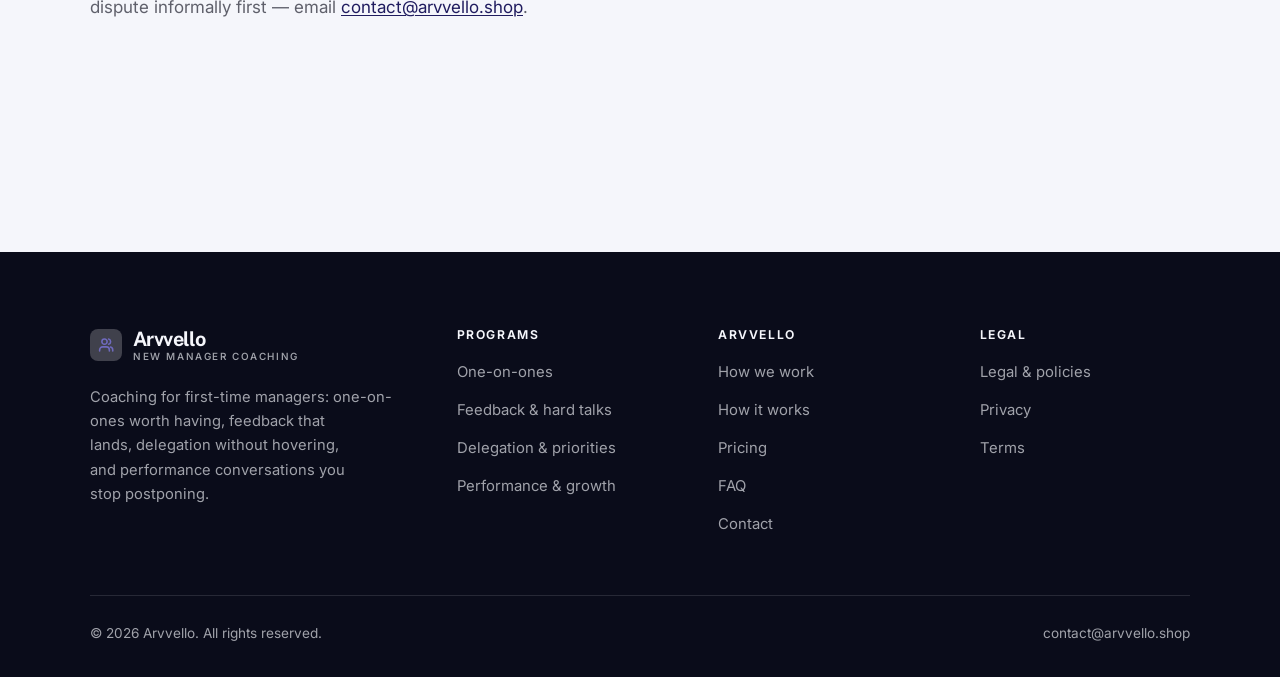
<file: legal.html>
<!DOCTYPE html>
<html lang="en" class="no-js">
<head>
<meta charset="utf-8">
<meta name="viewport" content="width=device-width, initial-scale=1">
<title>Legal, privacy and terms — Arvvello</title>
<meta name="description" content="Business information, privacy policy and terms of service for Arvvello.">
<meta name="robots" content="noindex">

<meta property="og:type" content="website">
<meta property="og:url" content="https://arvvello.shop/legal.html">
<meta property="og:site_name" content="Arvvello">
<meta property="og:locale" content="en_US">
<meta property="og:title" content="Legal, privacy and terms — Arvvello">
<meta property="og:description" content="Business information, privacy policy and terms of service for Arvvello.">
<meta name="theme-color" content="#0a0c1a">

<link rel="icon" href="assets/img/favicon.svg" type="image/svg+xml">
<link rel="preconnect" href="https://fonts.googleapis.com">
<link rel="preconnect" href="https://fonts.gstatic.com" crossorigin>
<link rel="stylesheet" href="https://fonts.googleapis.com/css2?family=Public+Sans:wght@400..800&family=Inter:wght@400..700&display=swap">
<link rel="stylesheet" href="assets/css/style.css">

<!-- Thème appliqué avant le premier rendu (évite le flash) -->
<script>
document.documentElement.classList.remove('no-js');
(function(){try{var t=localStorage.getItem('site-theme');if(t){document.documentElement.setAttribute('data-theme',t);}}catch(e){}})();
</script>
</head>

<body>
<a class="skip-link" href="#main">Skip to main content</a>

<header class="site-header">
  <nav class="wrap nav" aria-label="Main navigation">
    <a class="brand" href="index.html">
      <svg class="brand__mark" viewBox="0 0 64 64" aria-hidden="true">
        <rect class="bm-bg" width="64" height="64" rx="16"/>
        <g class="bm-ic" transform="translate(14 14) scale(1.5)" fill="none" stroke-width="2.1" stroke-linecap="round" stroke-linejoin="round"><path d="M16.5 20v-1.5a4 4 0 0 0-4-4h-5a4 4 0 0 0-4 4V20"/><circle cx="10" cy="7.5" r="3.5"/><path d="M21 20v-1.5a4 4 0 0 0-3-3.9M15.5 4.1a3.5 3.5 0 0 1 0 6.8"/></g>
      </svg>
      <span>Arvvello<span class="brand__sub">New manager coaching</span></span>
    </a>

    <ul class="nav__links" id="nav-links">
      <li><a href="index.html">Home</a></li>
      <li><a href="programs.html">Programs</a></li>
      <li><a href="index.html#pricing">Pricing</a></li>
      <li><a href="about.html">How we work</a></li>
      <li><a href="contact.html">Contact</a></li>
      <li><a class="btn btn--primary" href="contact.html">Free intro call</a></li>
    </ul>

    <div class="nav__cta">
      <button class="theme-toggle" type="button" aria-label="Switch to dark theme">
        <svg class="icon-sun" viewBox="0 0 24 24" fill="none" stroke="currentColor" stroke-width="1.8" stroke-linecap="round" aria-hidden="true"><circle cx="12" cy="12" r="4"/><path d="M12 2v2m0 16v2M2 12h2m16 0h2M4.9 4.9l1.4 1.4m11.4 11.4 1.4 1.4M19.1 4.9l-1.4 1.4M6.3 17.7l-1.4 1.4"/></svg>
        <svg class="icon-moon" viewBox="0 0 24 24" fill="none" stroke="currentColor" stroke-width="1.8" stroke-linecap="round" stroke-linejoin="round" aria-hidden="true"><path d="M21 12.8A9 9 0 1 1 11.2 3a7 7 0 0 0 9.8 9.8z"/></svg>
      </button>
      <a class="btn btn--primary" href="contact.html">Free intro call</a>
      <button class="nav__toggle" type="button" aria-expanded="false" aria-controls="nav-links" aria-label="Open menu">
        <svg class="icon-open" viewBox="0 0 24 24" fill="none" stroke="currentColor" stroke-width="2" stroke-linecap="round" aria-hidden="true"><path d="M3 6h18M3 12h18M3 18h18"/></svg>
        <svg class="icon-close" viewBox="0 0 24 24" fill="none" stroke="currentColor" stroke-width="2" stroke-linecap="round" aria-hidden="true"><path d="M6 6l12 12M18 6L6 18"/></svg>
      </button>
    </div>
  </nav>
</header>

<main id="main">

<section class="page-head">
  <div class="wrap">
    <nav class="breadcrumb" aria-label="Breadcrumb">
      <a href="index.html">Home</a><span>/</span><span aria-current="page">Legal &amp; policies</span>
    </nav>
    <h1>Legal, privacy and terms</h1>
    <p>Last updated: <time datetime="2026-09-30">September 30, 2026</time></p>
  </div>
</section>

<section class="section wrap">
  <div class="prose">

    <!--
      TO DO: this is a skeleton, not legal advice. Replace every [BRACKET] with
      your real details before selling, and have a lawyer review it if you can.
      Consumer protection rules differ by state.
    -->

    <h2 id="business">Business information</h2>
    <p>
      arvvello.shop is operated by <strong>[LEGAL NAME]</strong>, a [sole proprietorship / LLC / corporation]
      registered in [STATE].
    </p>
    <ul>
      <li>Mailing address: [BUSINESS ADDRESS]</li>
      <li>Email: <a href="mailto:contact@arvvello.shop">contact@arvvello.shop</a></li>
      <li>Owner: [YOUR NAME]</li>
      <li>EIN (if applicable): [EIN]</li>
    </ul>

    <h3>Hosting</h3>
    <p>
      This site is hosted by <strong>GitHub Pages</strong> (GitHub, Inc., 88 Colin P. Kelly Jr. Street,
      San Francisco, CA 94107). The domain is registered through Namecheap, Inc.
    </p>

    <h3>Intellectual property</h3>
    <p>
      All content on this site — text, illustrations, branding and coaching materials — is protected by
      copyright. You may not reproduce or redistribute it without written permission. Work you create during
      the program stays yours.
    </p>

    <h2 id="privacy">Privacy policy</h2>
    <p>
      We collect the minimum needed to answer you and deliver the coaching. We never sell your personal
      information, and we do not share it for cross-context behavioral advertising.
    </p>
    <h3>What we collect</h3>
    <ul>
      <li><strong>Contact form</strong>: name, email address, the program and level you select, and your message.</li>
      <li><strong>Clients</strong>: the work and recordings you send, written exchanges, and session history.</li>
      <li><strong>No analytics or advertising cookies</strong> are set by this site.</li>
    </ul>
    <p>
      The only thing stored in your browser is a display preference (light or dark theme). It never reaches us.
    </p>
    <h3>Why we keep it, and for how long</h3>
    <ul>
      <li>Replying to an inquiry: kept for 12 months.</li>
      <li>Delivering coaching: kept for the length of the engagement, then 3 years.</li>
      <li>Tax and accounting records: kept as long as the law requires, generally 7 years.</li>
    </ul>
    <h3>Service providers</h3>
    <p>
      Form submissions may be processed by <strong>[FORM PROVIDER, e.g. Formspree]</strong> and payments by
      <strong>[PAYMENT PROVIDER, e.g. Stripe]</strong>. Our host keeps technical logs for security. These
      providers only process data on our behalf.
    </p>
    <h3>Your rights</h3>
    <p>
      Depending on where you live (for example California under the CCPA/CPRA), you may have the right to
      know what we hold about you, to request deletion or correction, and not to be discriminated against for
      exercising those rights. Email <a href="mailto:contact@arvvello.shop">contact@arvvello.shop</a> and we will respond within 45 days.
    </p>
    <h3>Children</h3>
    <p>
      This service is intended for adults. We do not knowingly collect information from children under 13.
    </p>

    <h2 id="terms">Terms of service</h2>
    <h3>What we provide</h3>
    <p>
      Arvvello provides management coaching delivered remotely by video to individuals. Arvvello is not a law firm, HR consultancy or employment adviser, gives no legal advice on employment matters, discipline, termination, discrimination or accommodation, and is not a substitute for your organization's HR function or for qualified legal counsel. Programs are described on the
      <a href="programs.html">Programs</a> page and prices on the <a href="index.html#pricing">home page</a>.
      No physical goods are sold or shipped.
    </p>
    <h3>Pricing and billing</h3>
    <p>
      Prices are in US dollars and range from $49 to $229 per month
      depending on the plan. Plans are billed monthly in advance on the same day each month through
      <strong>[PAYMENT PROVIDER]</strong>. Applicable sales tax, if any, is added at checkout.
      The 20-minute intro call is free and comes with no obligation.
    </p>
    <h3>Cancellation</h3>
    <p>
      There is no contract or minimum term. Cancel any time and your access stays open until the end of the
      month you already paid for. You will not be billed again after you cancel.
    </p>
    <h3>Refunds</h3>
    <p>
      If you cancel within 14 days of your first payment and have used no more than one session, we refund
      that payment in full. After that, payments already made are non-refundable, but you keep access for the
      rest of the paid month.
    </p>
    <h3>Rescheduling and missed sessions</h3>
    <p>
      You may reschedule a one-to-one session at no cost up to 24 hours before the start time. Later than
      that, or if you do not show up, the session counts as delivered.
    </p>
    <h3>No guarantees</h3>
    <p>
      Coaching depends heavily on the work you put in. We do not promise any specific result
      about team performance or career outcomes. Services are provided on an "as is" basis, and our total
      liability is limited to the amount you paid us in the three months before the claim.
    </p>
    <h3>Acceptable use</h3>
    <p>
      Program materials are for your personal use. Sharing your account, recording sessions without consent
      or redistributing materials may end your access without a refund.
    </p>
    <h3>Governing law</h3>
    <p>
      These terms are governed by the laws of the State of [STATE]. We will always try to resolve a dispute
      informally first — email <a href="mailto:contact@arvvello.shop">contact@arvvello.shop</a>.
    </p>

  </div>
</section>

</main>

<footer class="site-footer">
  <div class="wrap">
    <div class="footer__grid">
      <div class="footer__brand">
        <a class="brand" href="index.html">
          <svg class="brand__mark" viewBox="0 0 64 64" aria-hidden="true">
        <rect class="bm-bg" width="64" height="64" rx="16"/>
        <g class="bm-ic" transform="translate(14 14) scale(1.5)" fill="none" stroke-width="2.1" stroke-linecap="round" stroke-linejoin="round"><path d="M16.5 20v-1.5a4 4 0 0 0-4-4h-5a4 4 0 0 0-4 4V20"/><circle cx="10" cy="7.5" r="3.5"/><path d="M21 20v-1.5a4 4 0 0 0-3-3.9M15.5 4.1a3.5 3.5 0 0 1 0 6.8"/></g>
      </svg>
          <span>Arvvello<span class="brand__sub">New manager coaching</span></span>
        </a>
        <p>Coaching for first-time managers: one-on-ones worth having, feedback that lands, delegation without hovering, and performance conversations you stop postponing.</p>
      </div>

      <div class="footer__col">
        <h4>Programs</h4>
        <ul>
          <li><a href="programs.html#oneonones">One-on-ones</a></li>
          <li><a href="programs.html#feedback">Feedback &amp; hard talks</a></li>
          <li><a href="programs.html#delegation">Delegation &amp; priorities</a></li>
          <li><a href="programs.html#performance">Performance &amp; growth</a></li>
        </ul>
      </div>

      <div class="footer__col">
        <h4>Arvvello</h4>
        <ul>
          <li><a href="about.html">How we work</a></li>
          <li><a href="index.html#how-it-works">How it works</a></li>
          <li><a href="index.html#pricing">Pricing</a></li>
          <li><a href="index.html#faq">FAQ</a></li>
          <li><a href="contact.html">Contact</a></li>
        </ul>
      </div>

      <div class="footer__col">
        <h4>Legal</h4>
        <ul>
          <li><a href="legal.html">Legal &amp; policies</a></li>
          <li><a href="legal.html#privacy">Privacy</a></li>
          <li><a href="legal.html#terms">Terms</a></li>
        </ul>
      </div>
    </div>

    <div class="footer__bottom">
      <p>© <span data-year>2026</span> Arvvello. All rights reserved.</p>
      <p><a href="mailto:contact@arvvello.shop">contact@arvvello.shop</a></p>
    </div>
  </div>
</footer>

<script src="assets/js/main.js" defer></script>
</body>
</html>
</file>
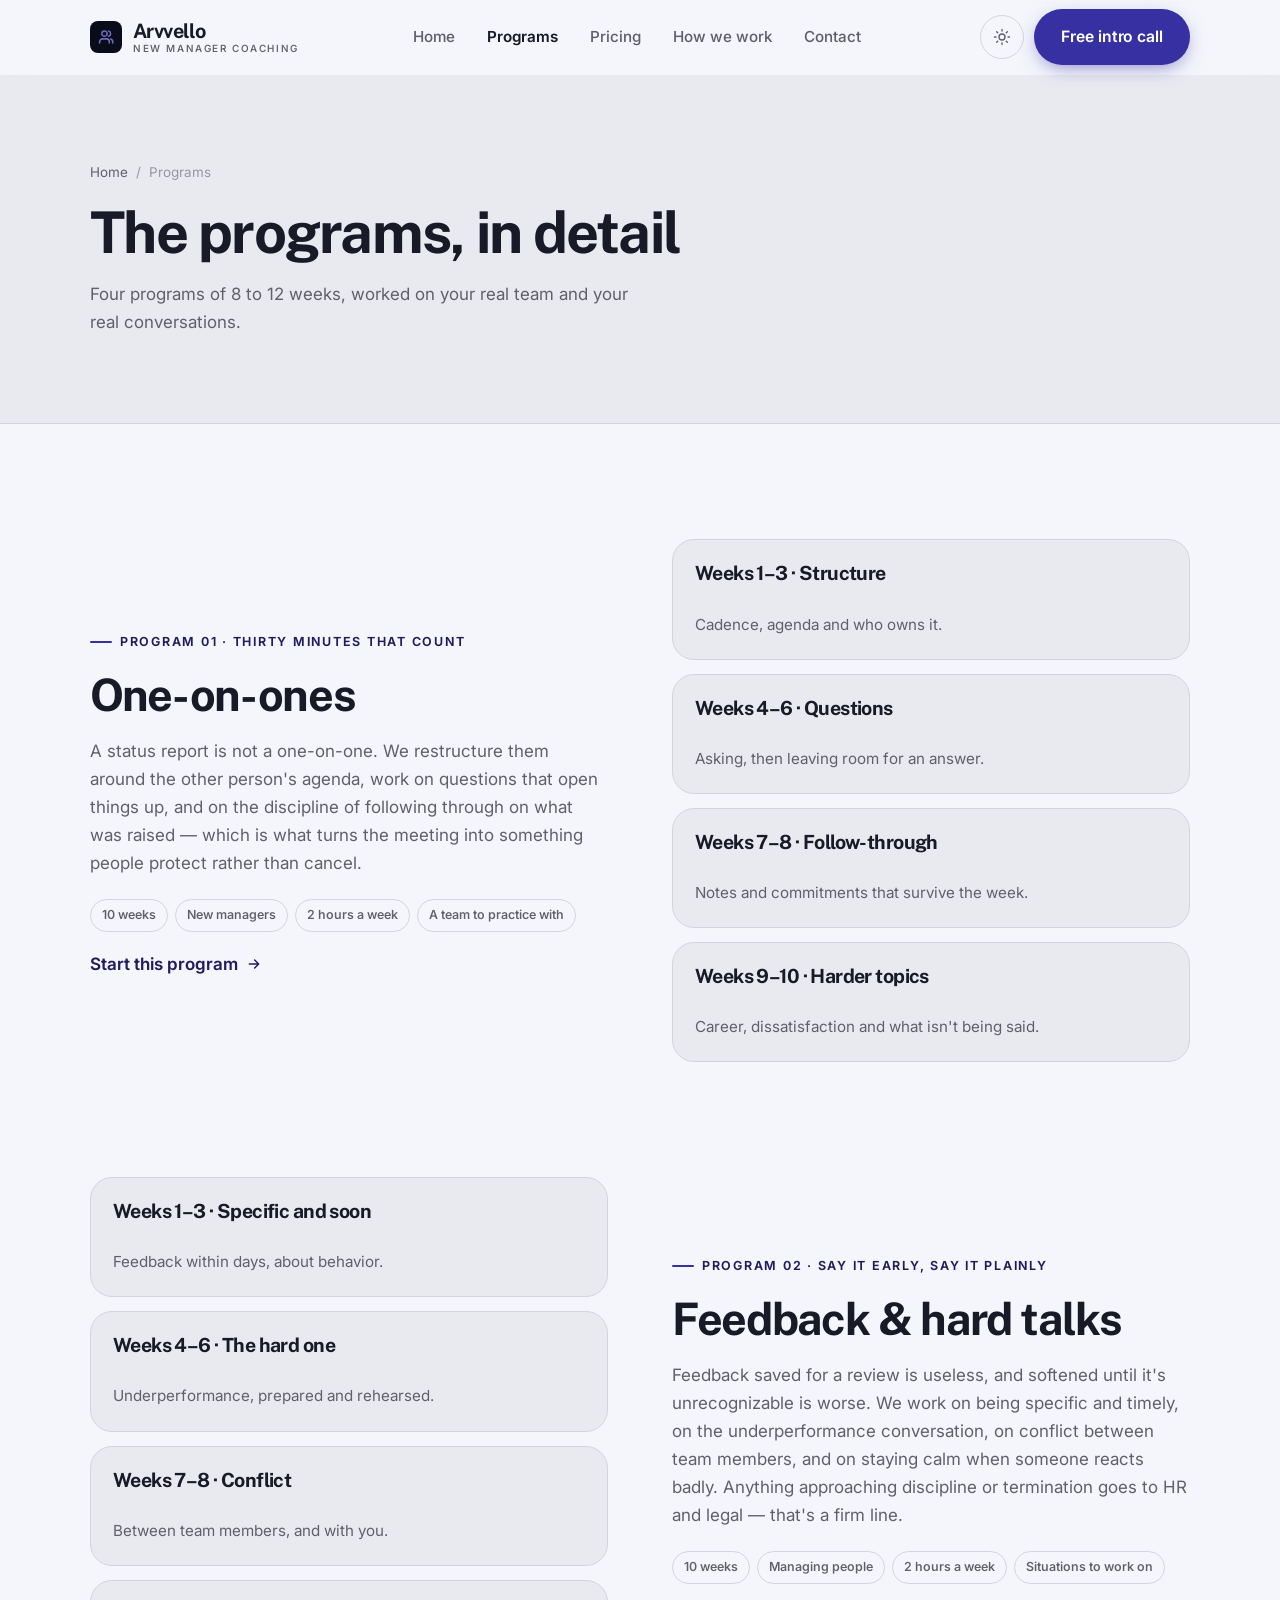
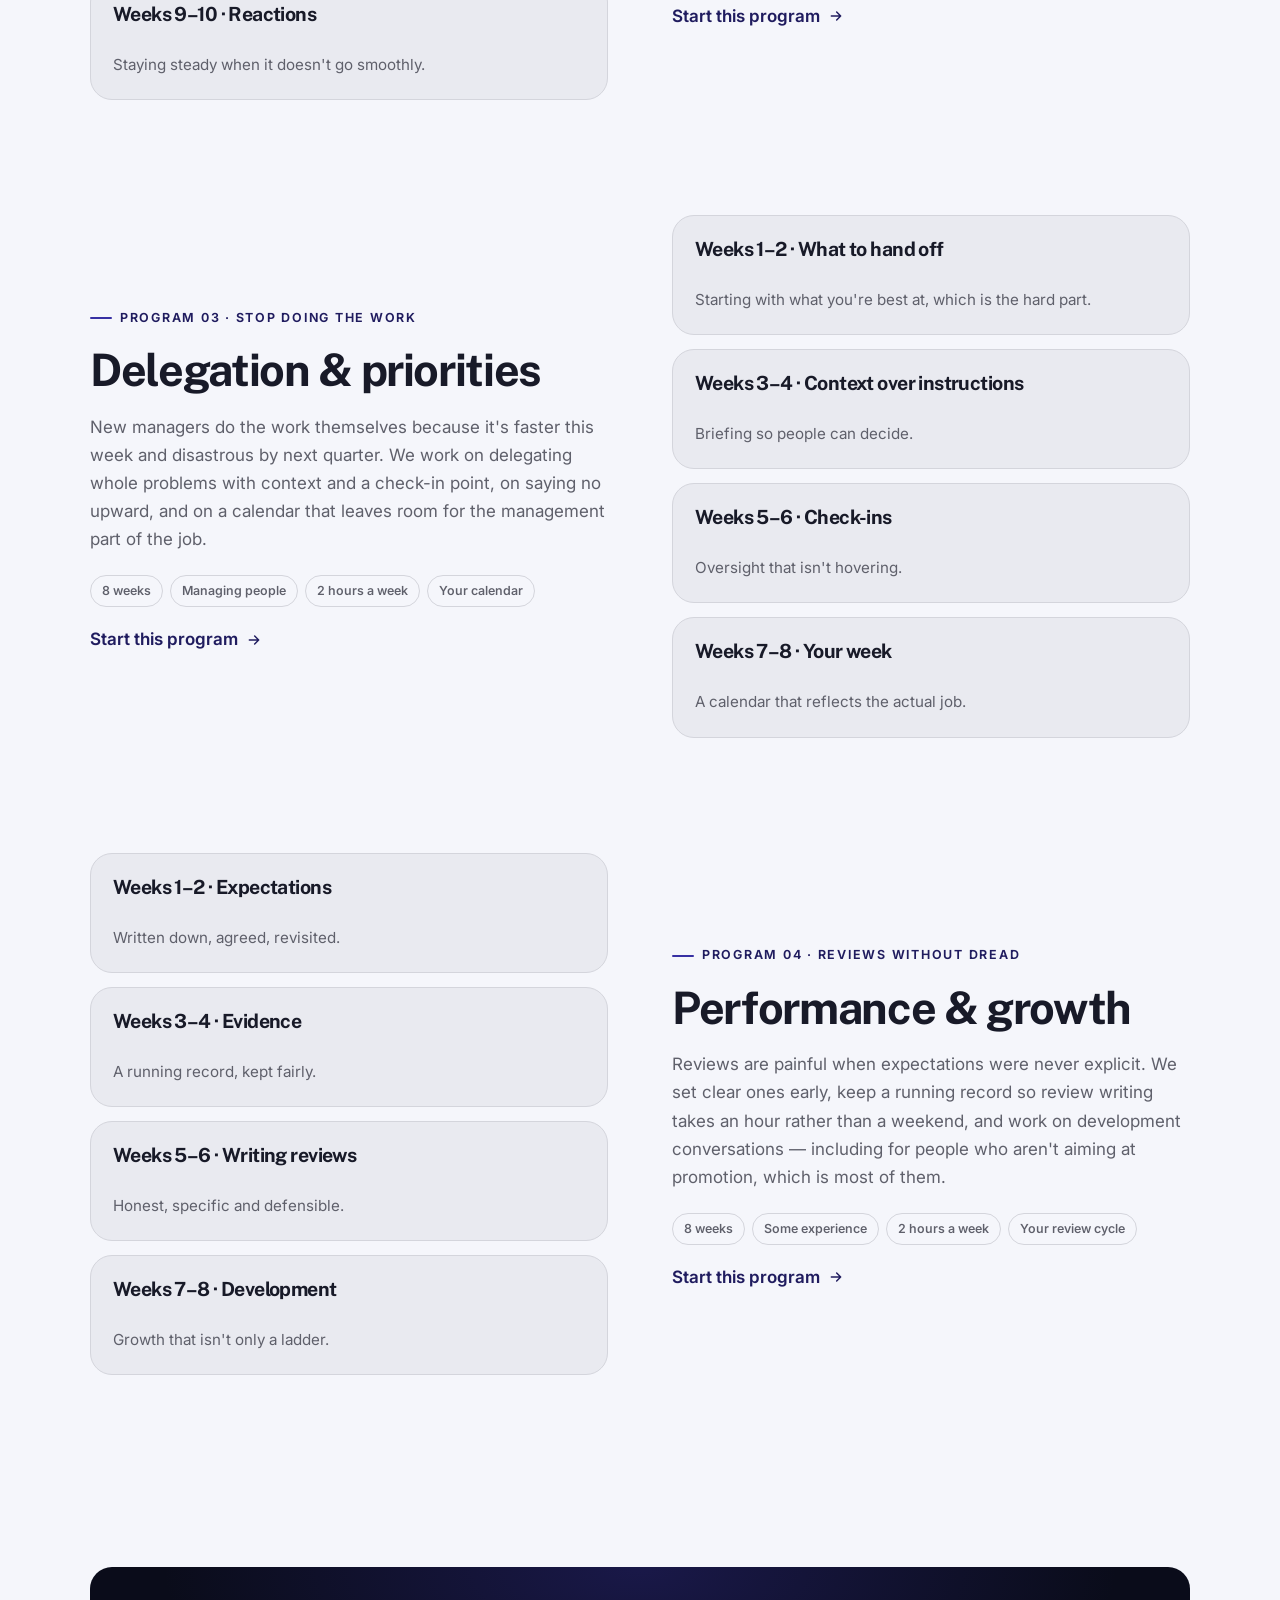
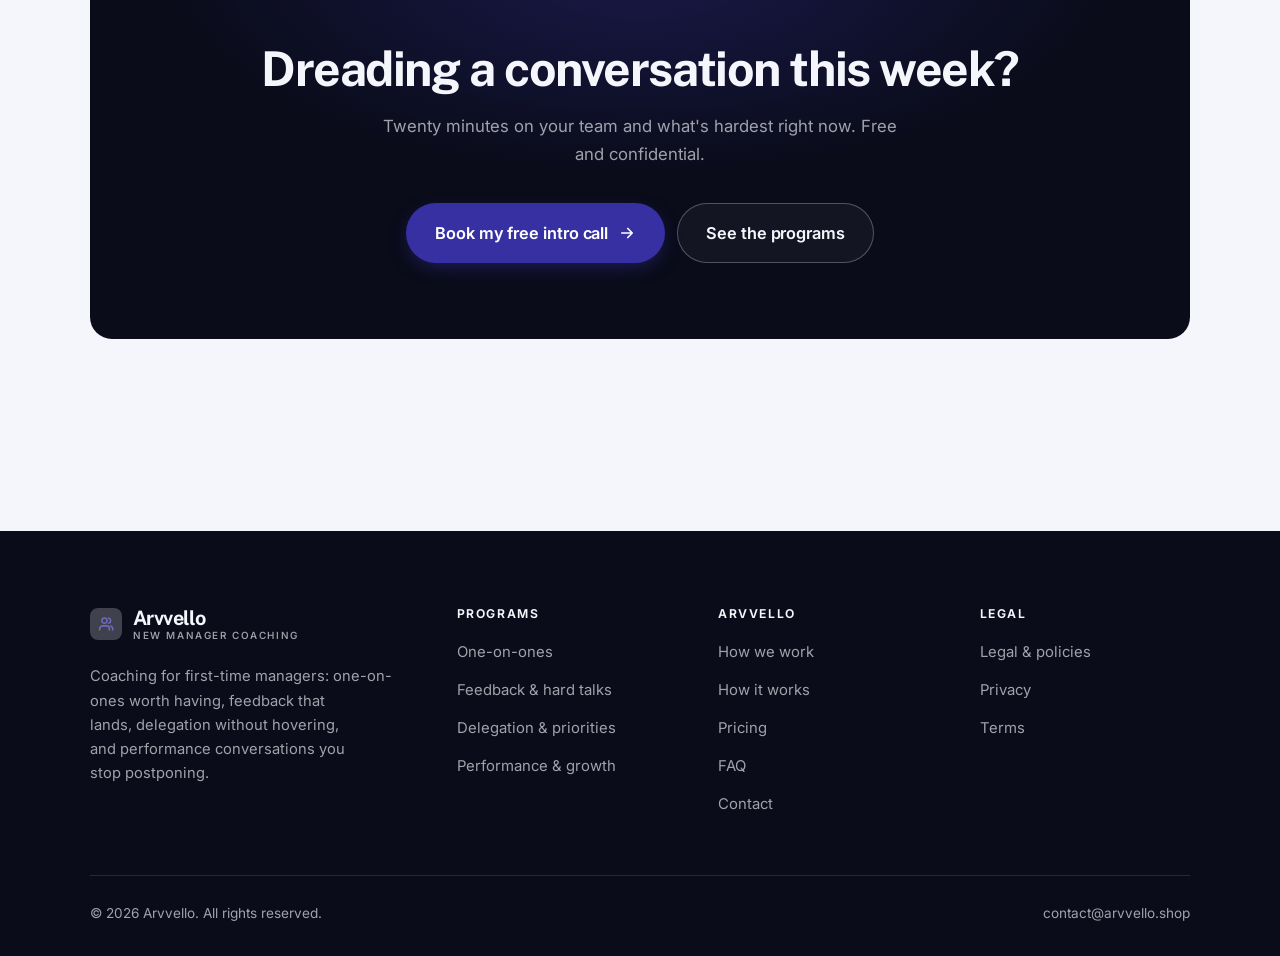
<file: programs.html>
<!DOCTYPE html>
<html lang="en" class="no-js">
<head>
<meta charset="utf-8">
<meta name="viewport" content="width=device-width, initial-scale=1">
<title>Programs — Arvvello</title>
<meta name="description" content="New manager coaching programs: one-on-ones, feedback and difficult conversations, delegation and priorities, performance and growth.">
<link rel="canonical" href="https://arvvello.shop/programs.html">

<meta property="og:type" content="website">
<meta property="og:url" content="https://arvvello.shop/programs.html">
<meta property="og:site_name" content="Arvvello">
<meta property="og:locale" content="en_US">
<meta property="og:title" content="Programs — Arvvello">
<meta property="og:description" content="New manager coaching programs: one-on-ones, feedback and difficult conversations, delegation and priorities, performance and growth.">
<meta name="theme-color" content="#0a0c1a">

<link rel="icon" href="assets/img/favicon.svg" type="image/svg+xml">
<link rel="preconnect" href="https://fonts.googleapis.com">
<link rel="preconnect" href="https://fonts.gstatic.com" crossorigin>
<link rel="stylesheet" href="https://fonts.googleapis.com/css2?family=Public+Sans:wght@400..800&family=Inter:wght@400..700&display=swap">
<link rel="stylesheet" href="assets/css/style.css">

<!-- Thème appliqué avant le premier rendu (évite le flash) -->
<script>
document.documentElement.classList.remove('no-js');
(function(){try{var t=localStorage.getItem('site-theme');if(t){document.documentElement.setAttribute('data-theme',t);}}catch(e){}})();
</script>
</head>

<body>
<a class="skip-link" href="#main">Skip to main content</a>

<header class="site-header">
  <nav class="wrap nav" aria-label="Main navigation">
    <a class="brand" href="index.html">
      <svg class="brand__mark" viewBox="0 0 64 64" aria-hidden="true">
        <rect class="bm-bg" width="64" height="64" rx="16"/>
        <g class="bm-ic" transform="translate(14 14) scale(1.5)" fill="none" stroke-width="2.1" stroke-linecap="round" stroke-linejoin="round"><path d="M16.5 20v-1.5a4 4 0 0 0-4-4h-5a4 4 0 0 0-4 4V20"/><circle cx="10" cy="7.5" r="3.5"/><path d="M21 20v-1.5a4 4 0 0 0-3-3.9M15.5 4.1a3.5 3.5 0 0 1 0 6.8"/></g>
      </svg>
      <span>Arvvello<span class="brand__sub">New manager coaching</span></span>
    </a>

    <ul class="nav__links" id="nav-links">
      <li><a href="index.html">Home</a></li>
      <li><a href="programs.html" aria-current="page">Programs</a></li>
      <li><a href="index.html#pricing">Pricing</a></li>
      <li><a href="about.html">How we work</a></li>
      <li><a href="contact.html">Contact</a></li>
      <li><a class="btn btn--primary" href="contact.html">Free intro call</a></li>
    </ul>

    <div class="nav__cta">
      <button class="theme-toggle" type="button" aria-label="Switch to dark theme">
        <svg class="icon-sun" viewBox="0 0 24 24" fill="none" stroke="currentColor" stroke-width="1.8" stroke-linecap="round" aria-hidden="true"><circle cx="12" cy="12" r="4"/><path d="M12 2v2m0 16v2M2 12h2m16 0h2M4.9 4.9l1.4 1.4m11.4 11.4 1.4 1.4M19.1 4.9l-1.4 1.4M6.3 17.7l-1.4 1.4"/></svg>
        <svg class="icon-moon" viewBox="0 0 24 24" fill="none" stroke="currentColor" stroke-width="1.8" stroke-linecap="round" stroke-linejoin="round" aria-hidden="true"><path d="M21 12.8A9 9 0 1 1 11.2 3a7 7 0 0 0 9.8 9.8z"/></svg>
      </button>
      <a class="btn btn--primary" href="contact.html">Free intro call</a>
      <button class="nav__toggle" type="button" aria-expanded="false" aria-controls="nav-links" aria-label="Open menu">
        <svg class="icon-open" viewBox="0 0 24 24" fill="none" stroke="currentColor" stroke-width="2" stroke-linecap="round" aria-hidden="true"><path d="M3 6h18M3 12h18M3 18h18"/></svg>
        <svg class="icon-close" viewBox="0 0 24 24" fill="none" stroke="currentColor" stroke-width="2" stroke-linecap="round" aria-hidden="true"><path d="M6 6l12 12M18 6L6 18"/></svg>
      </button>
    </div>
  </nav>
</header>

<main id="main">

<section class="page-head">
  <div class="wrap">
    <nav class="breadcrumb" aria-label="Breadcrumb">
      <a href="index.html">Home</a><span>/</span><span aria-current="page">Programs</span>
    </nav>
    <h1>The programs, in detail</h1>
    <p>Four programs of 8 to 12 weeks, worked on your real team and your real conversations.</p>
  </div>
</section>

<section class="section wrap" id="oneonones">
  <div class="split reveal">
    <div>
      <span class="eyebrow">Program 01 · Thirty minutes that count</span>
      <h2>One-on-ones</h2>
      <p>A status report is not a one-on-one. We restructure them around the other person's agenda, work on questions that open things up, and on the discipline of following through on what was raised — which is what turns the meeting into something people protect rather than cancel.</p>
      <ul class="tags"><li>10 weeks</li><li>New managers</li><li>2 hours a week</li><li>A team to practice with</li></ul>
      <p><a class="arrow-link" href="contact.html">Start this program <svg viewBox="0 0 24 24" fill="none" stroke="currentColor" stroke-width="2.2" stroke-linecap="round" stroke-linejoin="round" aria-hidden="true"><path d="M5 12h14M13 6l6 6-6 6"/></svg></a></p>
    </div>
    <div class="grid grid--2 grid--tight">
      <article class="card card--sm">
        <h3>Weeks 1–3 · Structure</h3>
        <p>Cadence, agenda and who owns it.</p>
      </article>
      <article class="card card--sm">
        <h3>Weeks 4–6 · Questions</h3>
        <p>Asking, then leaving room for an answer.</p>
      </article>
      <article class="card card--sm">
        <h3>Weeks 7–8 · Follow-through</h3>
        <p>Notes and commitments that survive the week.</p>
      </article>
      <article class="card card--sm">
        <h3>Weeks 9–10 · Harder topics</h3>
        <p>Career, dissatisfaction and what isn't being said.</p>
      </article>
    </div>
  </div>
</section>

<section class="section section--flush wrap" id="feedback">
  <div class="split reveal">
    <div class="grid grid--2 grid--tight">
      <article class="card card--sm">
        <h3>Weeks 1–3 · Specific and soon</h3>
        <p>Feedback within days, about behavior.</p>
      </article>
      <article class="card card--sm">
        <h3>Weeks 4–6 · The hard one</h3>
        <p>Underperformance, prepared and rehearsed.</p>
      </article>
      <article class="card card--sm">
        <h3>Weeks 7–8 · Conflict</h3>
        <p>Between team members, and with you.</p>
      </article>
      <article class="card card--sm">
        <h3>Weeks 9–10 · Reactions</h3>
        <p>Staying steady when it doesn't go smoothly.</p>
      </article>
    </div>
    <div>
      <span class="eyebrow">Program 02 · Say it early, say it plainly</span>
      <h2>Feedback &amp; hard talks</h2>
      <p>Feedback saved for a review is useless, and softened until it's unrecognizable is worse. We work on being specific and timely, on the underperformance conversation, on conflict between team members, and on staying calm when someone reacts badly. Anything approaching discipline or termination goes to HR and legal — that's a firm line.</p>
      <ul class="tags"><li>10 weeks</li><li>Managing people</li><li>2 hours a week</li><li>Situations to work on</li></ul>
      <p><a class="arrow-link" href="contact.html">Start this program <svg viewBox="0 0 24 24" fill="none" stroke="currentColor" stroke-width="2.2" stroke-linecap="round" stroke-linejoin="round" aria-hidden="true"><path d="M5 12h14M13 6l6 6-6 6"/></svg></a></p>
    </div>
  </div>
</section>

<section class="section section--flush wrap" id="delegation">
  <div class="split reveal">
    <div>
      <span class="eyebrow">Program 03 · Stop doing the work</span>
      <h2>Delegation &amp; priorities</h2>
      <p>New managers do the work themselves because it's faster this week and disastrous by next quarter. We work on delegating whole problems with context and a check-in point, on saying no upward, and on a calendar that leaves room for the management part of the job.</p>
      <ul class="tags"><li>8 weeks</li><li>Managing people</li><li>2 hours a week</li><li>Your calendar</li></ul>
      <p><a class="arrow-link" href="contact.html">Start this program <svg viewBox="0 0 24 24" fill="none" stroke="currentColor" stroke-width="2.2" stroke-linecap="round" stroke-linejoin="round" aria-hidden="true"><path d="M5 12h14M13 6l6 6-6 6"/></svg></a></p>
    </div>
    <div class="grid grid--2 grid--tight">
      <article class="card card--sm">
        <h3>Weeks 1–2 · What to hand off</h3>
        <p>Starting with what you're best at, which is the hard part.</p>
      </article>
      <article class="card card--sm">
        <h3>Weeks 3–4 · Context over instructions</h3>
        <p>Briefing so people can decide.</p>
      </article>
      <article class="card card--sm">
        <h3>Weeks 5–6 · Check-ins</h3>
        <p>Oversight that isn't hovering.</p>
      </article>
      <article class="card card--sm">
        <h3>Weeks 7–8 · Your week</h3>
        <p>A calendar that reflects the actual job.</p>
      </article>
    </div>
  </div>
</section>

<section class="section section--flush wrap" id="performance">
  <div class="split reveal">
    <div class="grid grid--2 grid--tight">
      <article class="card card--sm">
        <h3>Weeks 1–2 · Expectations</h3>
        <p>Written down, agreed, revisited.</p>
      </article>
      <article class="card card--sm">
        <h3>Weeks 3–4 · Evidence</h3>
        <p>A running record, kept fairly.</p>
      </article>
      <article class="card card--sm">
        <h3>Weeks 5–6 · Writing reviews</h3>
        <p>Honest, specific and defensible.</p>
      </article>
      <article class="card card--sm">
        <h3>Weeks 7–8 · Development</h3>
        <p>Growth that isn't only a ladder.</p>
      </article>
    </div>
    <div>
      <span class="eyebrow">Program 04 · Reviews without dread</span>
      <h2>Performance &amp; growth</h2>
      <p>Reviews are painful when expectations were never explicit. We set clear ones early, keep a running record so review writing takes an hour rather than a weekend, and work on development conversations — including for people who aren't aiming at promotion, which is most of them.</p>
      <ul class="tags"><li>8 weeks</li><li>Some experience</li><li>2 hours a week</li><li>Your review cycle</li></ul>
      <p><a class="arrow-link" href="contact.html">Start this program <svg viewBox="0 0 24 24" fill="none" stroke="currentColor" stroke-width="2.2" stroke-linecap="round" stroke-linejoin="round" aria-hidden="true"><path d="M5 12h14M13 6l6 6-6 6"/></svg></a></p>
    </div>
  </div>
</section>

<section class="wrap section--tight">
  <div class="cta-band reveal">
    <h2>Dreading a conversation this week?</h2>
    <p>Twenty minutes on your team and what's hardest right now. Free and confidential.</p>
    <div class="hero__actions">
      <a class="btn btn--primary btn--lg" href="contact.html">Book my free intro call <svg viewBox="0 0 24 24" fill="none" stroke="currentColor" stroke-width="2.2" stroke-linecap="round" stroke-linejoin="round" aria-hidden="true"><path d="M5 12h14M13 6l6 6-6 6"/></svg></a>
      <a class="btn btn--on-dark btn--lg" href="programs.html">See the programs</a>
    </div>
  </div>
</section>

</main>

<footer class="site-footer">
  <div class="wrap">
    <div class="footer__grid">
      <div class="footer__brand">
        <a class="brand" href="index.html">
          <svg class="brand__mark" viewBox="0 0 64 64" aria-hidden="true">
        <rect class="bm-bg" width="64" height="64" rx="16"/>
        <g class="bm-ic" transform="translate(14 14) scale(1.5)" fill="none" stroke-width="2.1" stroke-linecap="round" stroke-linejoin="round"><path d="M16.5 20v-1.5a4 4 0 0 0-4-4h-5a4 4 0 0 0-4 4V20"/><circle cx="10" cy="7.5" r="3.5"/><path d="M21 20v-1.5a4 4 0 0 0-3-3.9M15.5 4.1a3.5 3.5 0 0 1 0 6.8"/></g>
      </svg>
          <span>Arvvello<span class="brand__sub">New manager coaching</span></span>
        </a>
        <p>Coaching for first-time managers: one-on-ones worth having, feedback that lands, delegation without hovering, and performance conversations you stop postponing.</p>
      </div>

      <div class="footer__col">
        <h4>Programs</h4>
        <ul>
          <li><a href="programs.html#oneonones">One-on-ones</a></li>
          <li><a href="programs.html#feedback">Feedback &amp; hard talks</a></li>
          <li><a href="programs.html#delegation">Delegation &amp; priorities</a></li>
          <li><a href="programs.html#performance">Performance &amp; growth</a></li>
        </ul>
      </div>

      <div class="footer__col">
        <h4>Arvvello</h4>
        <ul>
          <li><a href="about.html">How we work</a></li>
          <li><a href="index.html#how-it-works">How it works</a></li>
          <li><a href="index.html#pricing">Pricing</a></li>
          <li><a href="index.html#faq">FAQ</a></li>
          <li><a href="contact.html">Contact</a></li>
        </ul>
      </div>

      <div class="footer__col">
        <h4>Legal</h4>
        <ul>
          <li><a href="legal.html">Legal &amp; policies</a></li>
          <li><a href="legal.html#privacy">Privacy</a></li>
          <li><a href="legal.html#terms">Terms</a></li>
        </ul>
      </div>
    </div>

    <div class="footer__bottom">
      <p>© <span data-year>2026</span> Arvvello. All rights reserved.</p>
      <p><a href="mailto:contact@arvvello.shop">contact@arvvello.shop</a></p>
    </div>
  </div>
</footer>

<script src="assets/js/main.js" defer></script>
</body>
</html>
</file>
<file: assets/css/style.css>
/* Arvvello — couleurs et polices de la marque.
   Modifier ces valeurs suffit à changer l'identité visuelle de tout le site. */
:root {
  --c-accent:    #3730a3;
  --c-on-accent: #ffffff;
  --c-ink:       #0a0c1a;
  --c-paper:     #f5f6fb;

  --accent-ink-light: color-mix(in srgb, var(--c-accent) 58%, black);
  --accent-on-dark:   color-mix(in srgb, var(--c-accent) 72%, white);

  --font-display: "Public Sans", system-ui, -apple-system, "Segoe UI", sans-serif;
  --font-body: "Inter", system-ui, -apple-system, "Segoe UI", sans-serif;
  --display-weight: 700;
  --display-tracking: -.03em;
}

/* ==========================================================================
   Feuille de style commune aux sites de coaching
   Les couleurs de marque (--c-accent, --c-on-accent, --c-ink, --c-paper) et
   les polices sont définies juste au-dessus, par site. Tout le reste en dérive.
   ========================================================================== */

/* --------------------------------------------------------------------------
   1. Tokens dérivés
   -------------------------------------------------------------------------- */

:root {
  /* Thème clair */
  --paper:      var(--c-paper);
  --paper-2:    color-mix(in srgb, var(--c-paper) 95%, var(--c-ink));
  --paper-3:    color-mix(in srgb, var(--c-paper) 89%, var(--c-ink));
  --line:       color-mix(in srgb, var(--c-paper) 86%, var(--c-ink));
  --text:       color-mix(in srgb, var(--c-ink) 94%, var(--c-paper));
  --muted:      color-mix(in srgb, var(--c-ink) 64%, var(--c-paper));
  --accent:     var(--c-accent);
  --accent-600: color-mix(in srgb, var(--c-accent) 86%, black);
  --accent-ink: var(--accent-ink-light);
  --on-accent:  var(--c-on-accent);
  --ink:        var(--c-ink);
  --ink-soft:   color-mix(in srgb, var(--c-ink) 90%, white);
  --on-ink:     var(--c-paper);
  --on-ink-mut: color-mix(in srgb, var(--c-paper) 64%, var(--c-ink));
  --brand-bg:   var(--c-ink);

  /* Rayons */
  --r-sm: 8px;
  --r-md: 14px;
  --r-lg: 22px;
  --r-full: 999px;

  /* Ombres */
  --sh-1: 0 1px 2px rgba(0, 0, 0, .05), 0 2px 8px rgba(0, 0, 0, .04);
  --sh-2: 0 2px 4px rgba(0, 0, 0, .05), 0 12px 32px rgba(0, 0, 0, .09);
  --sh-3: 0 4px 8px rgba(0, 0, 0, .06), 0 24px 56px rgba(0, 0, 0, .14);

  /* Rythme */
  --gutter: clamp(16px, 4vw, 40px);
  --maxw: 1180px;
  --section-y: clamp(64px, 9vw, 124px);

  --ease: cubic-bezier(.22, .61, .36, 1);
}

/* Thème sombre — suit le système, sauf si l'utilisateur a choisi « clair » */
@media (prefers-color-scheme: dark) {
  :root:not([data-theme="light"]) {
    --paper:      var(--c-ink);
    --paper-2:    color-mix(in srgb, var(--c-ink) 92%, white);
    --paper-3:    color-mix(in srgb, var(--c-ink) 86%, white);
    --line:       color-mix(in srgb, var(--c-ink) 80%, white);
    --text:       color-mix(in srgb, var(--c-paper) 94%, var(--c-ink));
    --muted:      color-mix(in srgb, var(--c-paper) 66%, var(--c-ink));
    --accent-ink: var(--accent-on-dark);
    --ink:        color-mix(in srgb, var(--c-ink) 72%, black);
    --brand-bg:   color-mix(in srgb, var(--c-ink) 80%, white);
    --sh-1: 0 1px 2px rgba(0, 0, 0, .4), 0 2px 8px rgba(0, 0, 0, .3);
    --sh-2: 0 2px 4px rgba(0, 0, 0, .4), 0 12px 32px rgba(0, 0, 0, .45);
    --sh-3: 0 4px 8px rgba(0, 0, 0, .45), 0 24px 56px rgba(0, 0, 0, .55);
  }
}

/* Thème sombre — choix explicite */
:root[data-theme="dark"] {
  --paper:      var(--c-ink);
  --paper-2:    color-mix(in srgb, var(--c-ink) 92%, white);
  --paper-3:    color-mix(in srgb, var(--c-ink) 86%, white);
  --line:       color-mix(in srgb, var(--c-ink) 80%, white);
  --text:       color-mix(in srgb, var(--c-paper) 94%, var(--c-ink));
  --muted:      color-mix(in srgb, var(--c-paper) 66%, var(--c-ink));
  --accent-ink: var(--accent-on-dark);
  --ink:        color-mix(in srgb, var(--c-ink) 72%, black);
  --brand-bg:   color-mix(in srgb, var(--c-ink) 80%, white);
  --sh-1: 0 1px 2px rgba(0, 0, 0, .4), 0 2px 8px rgba(0, 0, 0, .3);
  --sh-2: 0 2px 4px rgba(0, 0, 0, .4), 0 12px 32px rgba(0, 0, 0, .45);
  --sh-3: 0 4px 8px rgba(0, 0, 0, .45), 0 24px 56px rgba(0, 0, 0, .55);
}

/* --------------------------------------------------------------------------
   2. Reset / base
   -------------------------------------------------------------------------- */

*, *::before, *::after { box-sizing: border-box; }

* { margin: 0; }

html {
  -webkit-text-size-adjust: 100%;
  scroll-behavior: smooth;
  scroll-padding-top: 88px;
}

body {
  background: var(--paper);
  color: var(--text);
  font-family: var(--font-body);
  font-size: 17px;
  line-height: 1.65;
  -webkit-font-smoothing: antialiased;
  text-rendering: optimizeLegibility;
  overflow-x: hidden;
}

img, svg, video { display: block; max-width: 100%; height: auto; }

a { color: inherit; text-decoration: none; }

button, input, textarea, select { font: inherit; color: inherit; }

h1, h2, h3, h4 {
  font-family: var(--font-display);
  font-weight: var(--display-weight);
  line-height: 1.08;
  letter-spacing: var(--display-tracking);
  text-wrap: balance;
}

p { text-wrap: pretty; }

:focus-visible {
  outline: 3px solid var(--accent);
  outline-offset: 3px;
  border-radius: 4px;
}

::selection { background: var(--accent); color: var(--on-accent); }

/* --------------------------------------------------------------------------
   3. Utilitaires de mise en page
   -------------------------------------------------------------------------- */

.wrap {
  width: 100%;
  max-width: var(--maxw);
  margin-inline: auto;
  padding-inline: var(--gutter);
}

.section { padding-block: var(--section-y); }
.section--flush { padding-top: 0; }
.section--tight { padding-block: clamp(48px, 6vw, 80px); }

.skip-link {
  position: absolute;
  left: 12px;
  top: -100px;
  z-index: 200;
  background: var(--accent);
  color: var(--on-accent);
  padding: 12px 20px;
  border-radius: var(--r-sm);
  font-weight: 600;
  transition: top .2s var(--ease);
}
.skip-link:focus { top: 12px; }

.eyebrow {
  display: inline-flex;
  align-items: center;
  gap: 8px;
  font-size: .78rem;
  font-weight: 650;
  letter-spacing: .14em;
  text-transform: uppercase;
  color: var(--accent-ink);
  margin-bottom: 18px;
}
.eyebrow::before {
  content: "";
  width: 22px;
  height: 2px;
  background: var(--accent);
  border-radius: 2px;
}

.section-head { max-width: 62ch; margin-bottom: clamp(36px, 5vw, 60px); }
.section-head h2 { font-size: clamp(2rem, 4.4vw, 3.1rem); }
.section-head p {
  margin-top: 18px;
  color: var(--muted);
  font-size: clamp(1rem, 1.6vw, 1.12rem);
  max-width: 58ch;
}

.section-head--center { margin-inline: auto; text-align: center; }
.section-head--center .eyebrow { justify-content: center; }
.section-head--center p { margin-inline: auto; }

/* --------------------------------------------------------------------------
   4. Boutons
   -------------------------------------------------------------------------- */

.btn {
  display: inline-flex;
  align-items: center;
  justify-content: center;
  gap: 10px;
  padding: 14px 26px;
  border: 1px solid transparent;
  border-radius: var(--r-full);
  font-weight: 620;
  font-size: .98rem;
  letter-spacing: -.005em;
  cursor: pointer;
  white-space: nowrap;
  transition: transform .18s var(--ease), background-color .18s var(--ease),
              border-color .18s var(--ease), box-shadow .18s var(--ease), color .18s var(--ease);
}
.btn:hover { transform: translateY(-2px); }
.btn:active { transform: translateY(0); }

.btn--primary {
  background: var(--accent);
  color: var(--on-accent);
  box-shadow: 0 6px 20px -6px color-mix(in srgb, var(--c-accent) 65%, transparent);
}
.btn--primary:hover {
  background: var(--accent-600);
  box-shadow: 0 12px 28px -8px color-mix(in srgb, var(--c-accent) 70%, transparent);
}

.btn--ghost {
  border-color: var(--line);
  background: transparent;
  color: var(--text);
}
.btn--ghost:hover { border-color: var(--accent); color: var(--accent-ink); }

.btn--on-dark {
  border-color: color-mix(in srgb, var(--c-paper) 28%, transparent);
  color: var(--on-ink);
  background: color-mix(in srgb, var(--c-paper) 4%, transparent);
}
.btn--on-dark:hover {
  border-color: color-mix(in srgb, var(--c-paper) 60%, transparent);
  background: color-mix(in srgb, var(--c-paper) 10%, transparent);
}

.btn--lg { padding: 16px 28px; font-size: 1.02rem; }
.btn--block { width: 100%; }

.btn svg { width: 18px; height: 18px; flex: none; }

@media (max-width: 420px) {
  .btn--lg { padding: 15px 22px; font-size: 1rem; white-space: normal; text-align: center; }
}

/* Lien fléché */
.arrow-link {
  display: inline-flex;
  align-items: center;
  gap: 8px;
  font-weight: 620;
  color: var(--accent-ink);
}
.arrow-link svg { width: 16px; height: 16px; transition: transform .18s var(--ease); }
.arrow-link:hover svg { transform: translateX(4px); }

/* --------------------------------------------------------------------------
   5. En-tête / navigation
   -------------------------------------------------------------------------- */

.site-header {
  position: sticky;
  top: 0;
  z-index: 100;
  background: color-mix(in srgb, var(--paper) 82%, transparent);
  backdrop-filter: saturate(180%) blur(14px);
  -webkit-backdrop-filter: saturate(180%) blur(14px);
  border-bottom: 1px solid transparent;
  transition: border-color .25s var(--ease), background-color .25s var(--ease);
}
.site-header.is-stuck {
  border-bottom-color: var(--line);
  background: color-mix(in srgb, var(--paper) 94%, transparent);
}

.nav {
  display: flex;
  align-items: center;
  justify-content: space-between;
  gap: 24px;
  height: 74px;
}

.brand {
  display: inline-flex;
  align-items: center;
  gap: 11px;
  font-family: var(--font-display);
  font-weight: var(--display-weight);
  font-size: 1.24rem;
  letter-spacing: var(--display-tracking);
  flex: none;
  line-height: 1.1;
}
.brand__mark { width: 32px; height: 32px; flex: none; }
.brand__mark .bm-bg { fill: var(--brand-bg); }
.brand__mark .bm-ic { stroke: var(--accent-on-dark); color: var(--accent-on-dark); }
.brand__sub {
  display: block;
  font-family: var(--font-body);
  font-size: .62rem;
  font-weight: 550;
  letter-spacing: .16em;
  text-transform: uppercase;
  color: var(--muted);
  margin-top: 1px;
}

.nav__links {
  display: flex;
  align-items: center;
  gap: 4px;
  list-style: none;
  padding: 0;
}
.nav__links a {
  display: block;
  padding: 9px 14px;
  border-radius: var(--r-full);
  font-size: .95rem;
  font-weight: 520;
  color: var(--muted);
  transition: color .16s var(--ease), background-color .16s var(--ease);
}
.nav__links a:hover { color: var(--text); background: var(--paper-2); }
.nav__links a[aria-current="page"] { color: var(--text); font-weight: 620; }
.nav__links .btn { display: none; }

.nav__cta { display: flex; align-items: center; gap: 10px; flex: none; }

.nav__toggle {
  display: none;
  width: 44px;
  height: 44px;
  align-items: center;
  justify-content: center;
  background: transparent;
  border: 1px solid var(--line);
  border-radius: var(--r-full);
  cursor: pointer;
}
.nav__toggle svg { width: 20px; height: 20px; }
.nav__toggle .icon-close { display: none; }
.nav__toggle[aria-expanded="true"] .icon-open { display: none; }
.nav__toggle[aria-expanded="true"] .icon-close { display: block; }

@media (max-width: 900px) {
  .nav__links, .nav__cta .btn { display: none; }
  .nav__toggle { display: inline-flex; }

  .nav__links {
    position: fixed;
    inset: 74px 0 auto;
    flex-direction: column;
    align-items: stretch;
    gap: 2px;
    padding: 20px var(--gutter) 32px;
    background: var(--paper);
    border-bottom: 1px solid var(--line);
    box-shadow: var(--sh-2);
  }
  .nav__links.is-open { display: flex; }
  .nav__links a { padding: 14px 4px; font-size: 1.1rem; border-radius: var(--r-sm); }
  .nav__links a.btn { display: inline-flex; margin-top: 14px; padding: 14px 26px; color: var(--on-accent); }
}

@media (max-width: 380px) {
  .brand__sub { display: none; }
}

/* Bouton de thème */
.theme-toggle {
  width: 44px;
  height: 44px;
  display: inline-flex;
  align-items: center;
  justify-content: center;
  background: transparent;
  border: 1px solid var(--line);
  border-radius: var(--r-full);
  cursor: pointer;
  color: var(--muted);
  transition: color .16s var(--ease), border-color .16s var(--ease);
}
.theme-toggle:hover { color: var(--text); border-color: var(--accent); }
.theme-toggle svg { width: 18px; height: 18px; }
.theme-toggle .icon-moon { display: none; }
:root[data-theme="dark"] .theme-toggle .icon-sun { display: none; }
:root[data-theme="dark"] .theme-toggle .icon-moon { display: block; }
@media (prefers-color-scheme: dark) {
  :root:not([data-theme="light"]) .theme-toggle .icon-sun { display: none; }
  :root:not([data-theme="light"]) .theme-toggle .icon-moon { display: block; }
}

/* --------------------------------------------------------------------------
   6. Hero
   -------------------------------------------------------------------------- */

.hero {
  position: relative;
  background: var(--ink);
  color: var(--on-ink);
  overflow: hidden;
  isolation: isolate;
}

/* Halo de couleur + grain léger */
.hero::before {
  content: "";
  position: absolute;
  inset: -30% -10% auto;
  height: 130%;
  background:
    radial-gradient(60% 55% at 78% 18%, color-mix(in srgb, var(--c-accent) 34%, transparent), transparent 62%),
    radial-gradient(48% 44% at 12% 88%, color-mix(in srgb, var(--c-accent) 16%, transparent), transparent 66%);
  z-index: -2;
  pointer-events: none;
}
.hero::after {
  content: "";
  position: absolute;
  inset: 0;
  background-image: url("data:image/svg+xml,%3Csvg xmlns='http://www.w3.org/2000/svg' width='160' height='160'%3E%3Cfilter id='n'%3E%3CfeTurbulence type='fractalNoise' baseFrequency='.85' numOctaves='3'/%3E%3C/filter%3E%3Crect width='160' height='160' filter='url(%23n)' opacity='.28'/%3E%3C/svg%3E");
  opacity: .45;
  mix-blend-mode: overlay;
  z-index: -1;
  pointer-events: none;
}

.hero__inner {
  display: grid;
  grid-template-columns: minmax(0, 1.05fr) minmax(0, .95fr);
  align-items: center;
  gap: clamp(32px, 5vw, 72px);
  padding-block: clamp(56px, 8vw, 110px);
}

.hero h1 {
  font-size: clamp(2.5rem, 6vw, 4.6rem);
  letter-spacing: calc(var(--display-tracking) * 1.4);
}
.hero h1 em {
  font-style: normal;
  color: var(--accent-on-dark);
  text-decoration: underline;
  text-decoration-color: color-mix(in srgb, var(--c-accent) 45%, transparent);
  text-decoration-thickness: .1em;
  text-underline-offset: .14em;
  text-decoration-skip-ink: none;
}

.hero__lede {
  margin-top: 22px;
  font-size: clamp(1.04rem, 1.9vw, 1.2rem);
  color: var(--on-ink-mut);
  max-width: 50ch;
}

.hero__actions {
  display: flex;
  flex-wrap: wrap;
  gap: 12px;
  margin-top: 34px;
}

.hero__eyebrow { color: var(--accent-on-dark); }
.hero__eyebrow::before { background: var(--accent-on-dark); }

/* Faits sur l'offre */
.hero__proof {
  display: grid;
  grid-template-columns: repeat(4, minmax(0, 1fr));
  gap: clamp(18px, 3vw, 32px);
  margin-top: 44px;
  padding: 26px 0 0;
  border-top: 1px solid color-mix(in srgb, var(--c-paper) 14%, transparent);
  list-style: none;
}
.stat__num {
  display: block;
  font-family: var(--font-display);
  font-size: clamp(1.5rem, 2.6vw, 2.05rem);
  font-weight: var(--display-weight);
  line-height: 1;
  letter-spacing: var(--display-tracking);
  white-space: nowrap;
}
.stat__label {
  display: block;
  margin-top: 7px;
  font-size: .82rem;
  line-height: 1.4;
  color: var(--on-ink-mut);
}

.hero__art svg { width: 100%; height: auto; border-radius: var(--r-lg); box-shadow: var(--sh-3); }

@media (max-width: 880px) {
  .hero__inner { grid-template-columns: 1fr; }
  .hero__art { order: -1; max-width: 560px; }
}
@media (max-width: 540px) {
  .hero__proof { grid-template-columns: repeat(2, minmax(0, 1fr)); }
}

/* --------------------------------------------------------------------------
   7. Bandeau défilant
   -------------------------------------------------------------------------- */

.marquee {
  background: var(--ink-soft);
  color: var(--on-ink-mut);
  border-top: 1px solid color-mix(in srgb, var(--c-paper) 8%, transparent);
  padding-block: 18px;
  overflow: hidden;
  white-space: nowrap;
  mask-image: linear-gradient(90deg, transparent, #000 8%, #000 92%, transparent);
  -webkit-mask-image: linear-gradient(90deg, transparent, #000 8%, #000 92%, transparent);
}
.marquee__track {
  display: inline-flex;
  gap: 42px;
  align-items: center;
  animation: marquee 38s linear infinite;
  font-size: .86rem;
  letter-spacing: .12em;
  text-transform: uppercase;
  font-weight: 560;
}
.marquee__track span { display: inline-flex; align-items: center; gap: 42px; }
.marquee__track span::after {
  content: "";
  width: 5px; height: 5px;
  border-radius: 50%;
  background: var(--accent);
  opacity: .8;
}
@keyframes marquee { to { transform: translateX(-50%); } }

/* --------------------------------------------------------------------------
   8. Grilles de cartes
   -------------------------------------------------------------------------- */

.grid {
  display: grid;
  gap: clamp(16px, 2.2vw, 26px);
}
.grid--2 { grid-template-columns: repeat(auto-fit, minmax(min(100%, 260px), 1fr)); }
.grid--3 { grid-template-columns: repeat(auto-fit, minmax(min(100%, 270px), 1fr)); }
.grid--4 { grid-template-columns: repeat(auto-fit, minmax(min(100%, 230px), 1fr)); }
.grid--tight { gap: 14px; }

.card {
  position: relative;
  display: flex;
  flex-direction: column;
  padding: 28px;
  background: var(--paper-2);
  border: 1px solid var(--line);
  border-radius: var(--r-lg);
  transition: transform .22s var(--ease), box-shadow .22s var(--ease), border-color .22s var(--ease);
}
a.card:hover, .card--lift:hover {
  transform: translateY(-5px);
  box-shadow: var(--sh-2);
  border-color: color-mix(in srgb, var(--c-accent) 45%, var(--line));
}
.card--sm { padding: 22px; }
.card--sm h3 { font-size: 1rem; }
.card__icon {
  width: 52px;
  height: 52px;
  display: grid;
  place-items: center;
  border-radius: var(--r-md);
  background: color-mix(in srgb, var(--c-accent) 15%, transparent);
  color: var(--accent-ink);
  margin-bottom: 20px;
}
.card__icon svg { width: 26px; height: 26px; }
.card h3 { font-size: 1.22rem; margin-bottom: 10px; }
.card p { color: var(--muted); font-size: .95rem; }
.card .arrow-link { margin-top: auto; padding-top: 18px; font-size: .92rem; }

.tags {
  list-style: none;
  padding: 0;
  margin: 18px 0 0;
  display: flex;
  flex-wrap: wrap;
  gap: 7px;
}
.tags li {
  font-size: .78rem;
  font-weight: 560;
  padding: 5px 11px;
  border-radius: var(--r-full);
  background: var(--paper);
  border: 1px solid var(--line);
  color: var(--muted);
}

/* --------------------------------------------------------------------------
   9. Méthode (étapes)
   -------------------------------------------------------------------------- */

.steps { counter-reset: step; }
.step {
  position: relative;
  padding: 30px 26px 26px;
  background: var(--paper);
  border: 1px solid var(--line);
  border-radius: var(--r-lg);
}
.step::before {
  counter-increment: step;
  content: "0" counter(step);
  display: block;
  font-family: var(--font-display);
  font-size: 2.6rem;
  font-weight: var(--display-weight);
  line-height: 1;
  letter-spacing: var(--display-tracking);
  color: color-mix(in srgb, var(--c-accent) 55%, var(--paper));
  margin-bottom: 16px;
}
.step h3 { font-size: 1.12rem; margin-bottom: 9px; }
.step p { color: var(--muted); font-size: .93rem; }

/* --------------------------------------------------------------------------
   10. Tarifs
   -------------------------------------------------------------------------- */

.plans { align-items: start; }

.plan {
  display: flex;
  flex-direction: column;
  padding: 32px 28px;
  background: var(--paper);
  border: 1px solid var(--line);
  border-radius: var(--r-lg);
  height: 100%;
  position: relative;
}
.plan--featured {
  background: var(--ink);
  color: var(--on-ink);
  border-color: var(--ink);
  box-shadow: var(--sh-3);
}
.plan--featured .plan__desc,
.plan--featured .plan__period,
.plan--featured .plan__features li { color: var(--on-ink-mut); }
.plan--featured .plan__features li::before { color: var(--accent-on-dark); }

.plan__tag {
  position: absolute;
  top: 18px;
  right: 18px;
  font-size: .7rem;
  font-weight: 680;
  letter-spacing: .1em;
  text-transform: uppercase;
  padding: 5px 12px;
  border-radius: var(--r-full);
  background: var(--accent);
  color: var(--on-accent);
}

.plan h3 { font-size: 1.3rem; }
.plan--featured h3 { padding-right: 120px; }
.plan__desc { margin-top: 8px; color: var(--muted); font-size: .92rem; min-height: 2.8em; }

.plan__price {
  display: flex;
  align-items: baseline;
  gap: 6px;
  margin: 22px 0 4px;
  font-family: var(--font-display);
  font-size: clamp(2.2rem, 4vw, 2.9rem);
  font-weight: var(--display-weight);
  letter-spacing: var(--display-tracking);
  line-height: 1;
}
.plan__period { font-family: var(--font-body); font-size: .9rem; font-weight: 450; color: var(--muted); letter-spacing: 0; }

.plan__features {
  list-style: none;
  padding: 0;
  margin: 24px 0 28px;
  display: grid;
  gap: 11px;
  flex: 1;
}
.plan__features li {
  display: grid;
  grid-template-columns: 20px 1fr;
  gap: 10px;
  font-size: .93rem;
  color: var(--muted);
  align-items: start;
}
.plan__features li::before {
  content: "✓";
  color: var(--accent-ink);
  font-weight: 700;
  line-height: 1.5;
}

.plans-note { text-align: center; margin-top: 26px; font-size: .88rem; color: var(--muted); }

/* --------------------------------------------------------------------------
   11. Bloc split (texte + illustration)
   -------------------------------------------------------------------------- */

.split {
  display: grid;
  grid-template-columns: repeat(auto-fit, minmax(min(100%, 340px), 1fr));
  gap: clamp(32px, 5vw, 68px);
  align-items: center;
}
.split--top { align-items: start; }
.split__art svg { width: 100%; border-radius: var(--r-lg); box-shadow: var(--sh-2); }
.split h2 { font-size: clamp(1.9rem, 4vw, 2.8rem); }
.split p { margin-top: 18px; color: var(--muted); }
.split .tags { margin-top: 22px; }

/* --------------------------------------------------------------------------
   12. FAQ
   -------------------------------------------------------------------------- */

.faq { max-width: 780px; margin-inline: auto; }
.faq details {
  border-bottom: 1px solid var(--line);
  padding: 4px 0;
}
.faq summary {
  display: flex;
  align-items: center;
  justify-content: space-between;
  gap: 20px;
  padding: 22px 4px;
  cursor: pointer;
  list-style: none;
  font-family: var(--font-display);
  font-size: 1.08rem;
  font-weight: var(--display-weight);
  letter-spacing: var(--display-tracking);
}
.faq summary::-webkit-details-marker { display: none; }
.faq summary::after {
  content: "";
  flex: none;
  width: 13px;
  height: 13px;
  border-right: 2px solid var(--muted);
  border-bottom: 2px solid var(--muted);
  transform: rotate(45deg) translate(-3px, -3px);
  transition: transform .2s var(--ease), border-color .2s var(--ease);
}
.faq details[open] summary::after {
  transform: rotate(225deg) translate(-3px, -3px);
  border-color: var(--accent);
}
.faq details p { padding: 0 4px 24px; color: var(--muted); max-width: 66ch; }

/* --------------------------------------------------------------------------
   13. Bandeau d'appel à l'action
   -------------------------------------------------------------------------- */

.cta-band {
  position: relative;
  background: var(--ink);
  color: var(--on-ink);
  border-radius: var(--r-lg);
  padding: clamp(40px, 6vw, 76px) clamp(24px, 5vw, 64px);
  overflow: hidden;
  isolation: isolate;
  text-align: center;
}
.cta-band::before {
  content: "";
  position: absolute;
  inset: 0;
  background: radial-gradient(70% 90% at 50% 0%, color-mix(in srgb, var(--c-accent) 34%, transparent), transparent 62%);
  z-index: -1;
}
.cta-band h2 { font-size: clamp(1.9rem, 4.4vw, 3rem); }
.cta-band p {
  margin: 18px auto 0;
  max-width: 52ch;
  color: var(--on-ink-mut);
  font-size: 1.05rem;
}
.cta-band .hero__actions { justify-content: center; }

/* --------------------------------------------------------------------------
   14. Formulaire
   -------------------------------------------------------------------------- */

.form-layout {
  display: grid;
  grid-template-columns: minmax(0, 1fr) minmax(0, 420px);
  gap: clamp(32px, 5vw, 64px);
  align-items: start;
}
@media (max-width: 880px) { .form-layout { grid-template-columns: 1fr; } }

.form {
  display: grid;
  gap: 18px;
  padding: clamp(22px, 3.5vw, 36px);
  background: var(--paper-2);
  border: 1px solid var(--line);
  border-radius: var(--r-lg);
}
.form__row { display: grid; grid-template-columns: repeat(auto-fit, minmax(min(100%, 200px), 1fr)); gap: 18px; }

.field { display: grid; gap: 7px; }
.field label { font-size: .88rem; font-weight: 600; }
.field label .req { color: var(--accent-ink); }
.field input, .field textarea, .field select {
  width: 100%;
  padding: 13px 15px;
  background: var(--paper);
  border: 1px solid var(--line);
  border-radius: var(--r-md);
  font-size: .97rem;
  transition: border-color .16s var(--ease), box-shadow .16s var(--ease);
}
.field input:focus, .field textarea:focus, .field select:focus {
  outline: none;
  border-color: var(--accent);
  box-shadow: 0 0 0 3px color-mix(in srgb, var(--c-accent) 24%, transparent);
}
.field textarea { resize: vertical; min-height: 130px; }
.field__hint { font-size: .8rem; color: var(--muted); }

.form__status { font-size: .9rem; font-weight: 600; min-height: 1.4em; }
.form__note { font-size: .82rem; color: var(--muted); }
.form__note a { color: var(--accent-ink); text-decoration: underline; text-underline-offset: 2px; }

.contact-aside { display: grid; gap: 14px; }
.contact-card {
  display: flex;
  gap: 14px;
  padding: 20px 22px;
  background: var(--paper);
  border: 1px solid var(--line);
  border-radius: var(--r-md);
}
.contact-card--soft { background: var(--paper-2); }
.contact-card svg { width: 22px; height: 22px; flex: none; color: var(--accent-ink); margin-top: 3px; }
.contact-card b { display: block; font-size: .95rem; font-weight: 620; }
.contact-card span, .contact-card a { display: block; font-size: .9rem; color: var(--muted); }
.contact-card a:hover { color: var(--accent-ink); }

/* --------------------------------------------------------------------------
   15. Page interne — en-tête
   -------------------------------------------------------------------------- */

.page-head {
  background: var(--paper-2);
  border-bottom: 1px solid var(--line);
  padding-block: clamp(48px, 7vw, 86px);
}
.page-head h1 { font-size: clamp(2.2rem, 5.4vw, 3.6rem); max-width: 20ch; }
.page-head p { margin-top: 18px; color: var(--muted); max-width: 58ch; font-size: 1.06rem; }

.breadcrumb {
  display: flex;
  gap: 8px;
  align-items: center;
  font-size: .84rem;
  color: var(--muted);
  margin-bottom: 18px;
}
.breadcrumb a:hover { color: var(--accent-ink); }
.breadcrumb span { opacity: .6; }

/* --------------------------------------------------------------------------
   16. Pied de page
   -------------------------------------------------------------------------- */

.site-footer {
  background: var(--ink);
  color: var(--on-ink-mut);
  padding-block: clamp(48px, 6vw, 76px) 32px;
  margin-top: var(--section-y);
}
.site-footer .brand { color: var(--on-ink); }
.site-footer .brand__mark .bm-bg { fill: color-mix(in srgb, var(--c-ink) 78%, white); }
.site-footer .brand__sub { color: var(--on-ink-mut); }

.footer__grid {
  display: grid;
  grid-template-columns: minmax(0, 1.5fr) repeat(auto-fit, minmax(150px, 1fr));
  gap: clamp(28px, 4vw, 56px);
}
@media (max-width: 720px) { .footer__grid { grid-template-columns: 1fr 1fr; } .footer__brand { grid-column: 1 / -1; } }

.footer__brand p { margin-top: 16px; font-size: .92rem; max-width: 36ch; }
.footer__col h4 {
  font-family: var(--font-body);
  font-size: .76rem;
  font-weight: 650;
  letter-spacing: .13em;
  text-transform: uppercase;
  color: var(--on-ink);
  margin-bottom: 16px;
}
.footer__col ul { list-style: none; padding: 0; display: grid; gap: 10px; }
.footer__col a { font-size: .93rem; transition: color .16s var(--ease); }
.footer__col a:hover { color: var(--accent-on-dark); }

.footer__bottom {
  display: flex;
  flex-wrap: wrap;
  justify-content: space-between;
  gap: 14px;
  margin-top: clamp(36px, 5vw, 58px);
  padding-top: 26px;
  border-top: 1px solid color-mix(in srgb, var(--c-paper) 12%, transparent);
  font-size: .85rem;
}
.footer__bottom a:hover { color: var(--accent-on-dark); }

/* --------------------------------------------------------------------------
   17. Page 404
   -------------------------------------------------------------------------- */

.notfound {
  min-height: 62vh;
  display: grid;
  place-items: center;
  text-align: center;
  padding-block: var(--section-y);
}
.notfound__code {
  font-family: var(--font-display);
  font-size: clamp(5rem, 18vw, 11rem);
  font-weight: var(--display-weight);
  line-height: .9;
  letter-spacing: -.05em;
  color: color-mix(in srgb, var(--c-accent) 45%, var(--paper));
}
.notfound h1 { font-size: clamp(1.8rem, 4.4vw, 2.8rem); margin-top: 12px; }
.notfound p { color: var(--muted); max-width: 46ch; margin: 18px auto 0; }
.notfound .hero__actions { justify-content: center; }

/* --------------------------------------------------------------------------
   18. Contenu légal
   -------------------------------------------------------------------------- */

.prose { max-width: 70ch; }
.prose h2 { font-size: clamp(1.6rem, 3vw, 2.1rem); margin-top: 48px; margin-bottom: 14px; }
.prose h2:first-child { margin-top: 0; }
.prose h3 { font-size: 1.18rem; margin-top: 30px; margin-bottom: 10px; }
.prose p, .prose li { color: var(--muted); }
.prose p + p { margin-top: 16px; }
.prose ul { margin-top: 14px; padding-left: 22px; display: grid; gap: 9px; }
.prose a { color: var(--accent-ink); text-decoration: underline; text-underline-offset: 2px; }
.prose strong { color: var(--text); }

/* --------------------------------------------------------------------------
   19. Animations d'apparition
   -------------------------------------------------------------------------- */

.reveal {
  opacity: 0;
  transform: translateY(22px);
  transition: opacity .7s var(--ease), transform .7s var(--ease);
}
.reveal.is-in { opacity: 1; transform: none; }

.reveal-group > * {
  opacity: 0;
  transform: translateY(22px);
  transition: opacity .6s var(--ease), transform .6s var(--ease);
  transition-delay: calc(var(--i, 0) * 80ms);
}
.reveal-group.is-in > * { opacity: 1; transform: none; }

/* Sans JavaScript, tout reste visible */
.no-js .reveal, .no-js .reveal-group > * { opacity: 1; transform: none; }

@media (prefers-reduced-motion: reduce) {
  html { scroll-behavior: auto; }
  *, *::before, *::after {
    animation-duration: .001ms !important;
    animation-iteration-count: 1 !important;
    transition-duration: .001ms !important;
  }
  .reveal, .reveal-group > * { opacity: 1; transform: none; }
}

/* --------------------------------------------------------------------------
   20. Divers
   -------------------------------------------------------------------------- */

.visually-hidden {
  position: absolute;
  width: 1px; height: 1px;
  padding: 0; margin: -1px;
  overflow: hidden;
  clip: rect(0 0 0 0);
  white-space: nowrap;
  border: 0;
}
</file>
